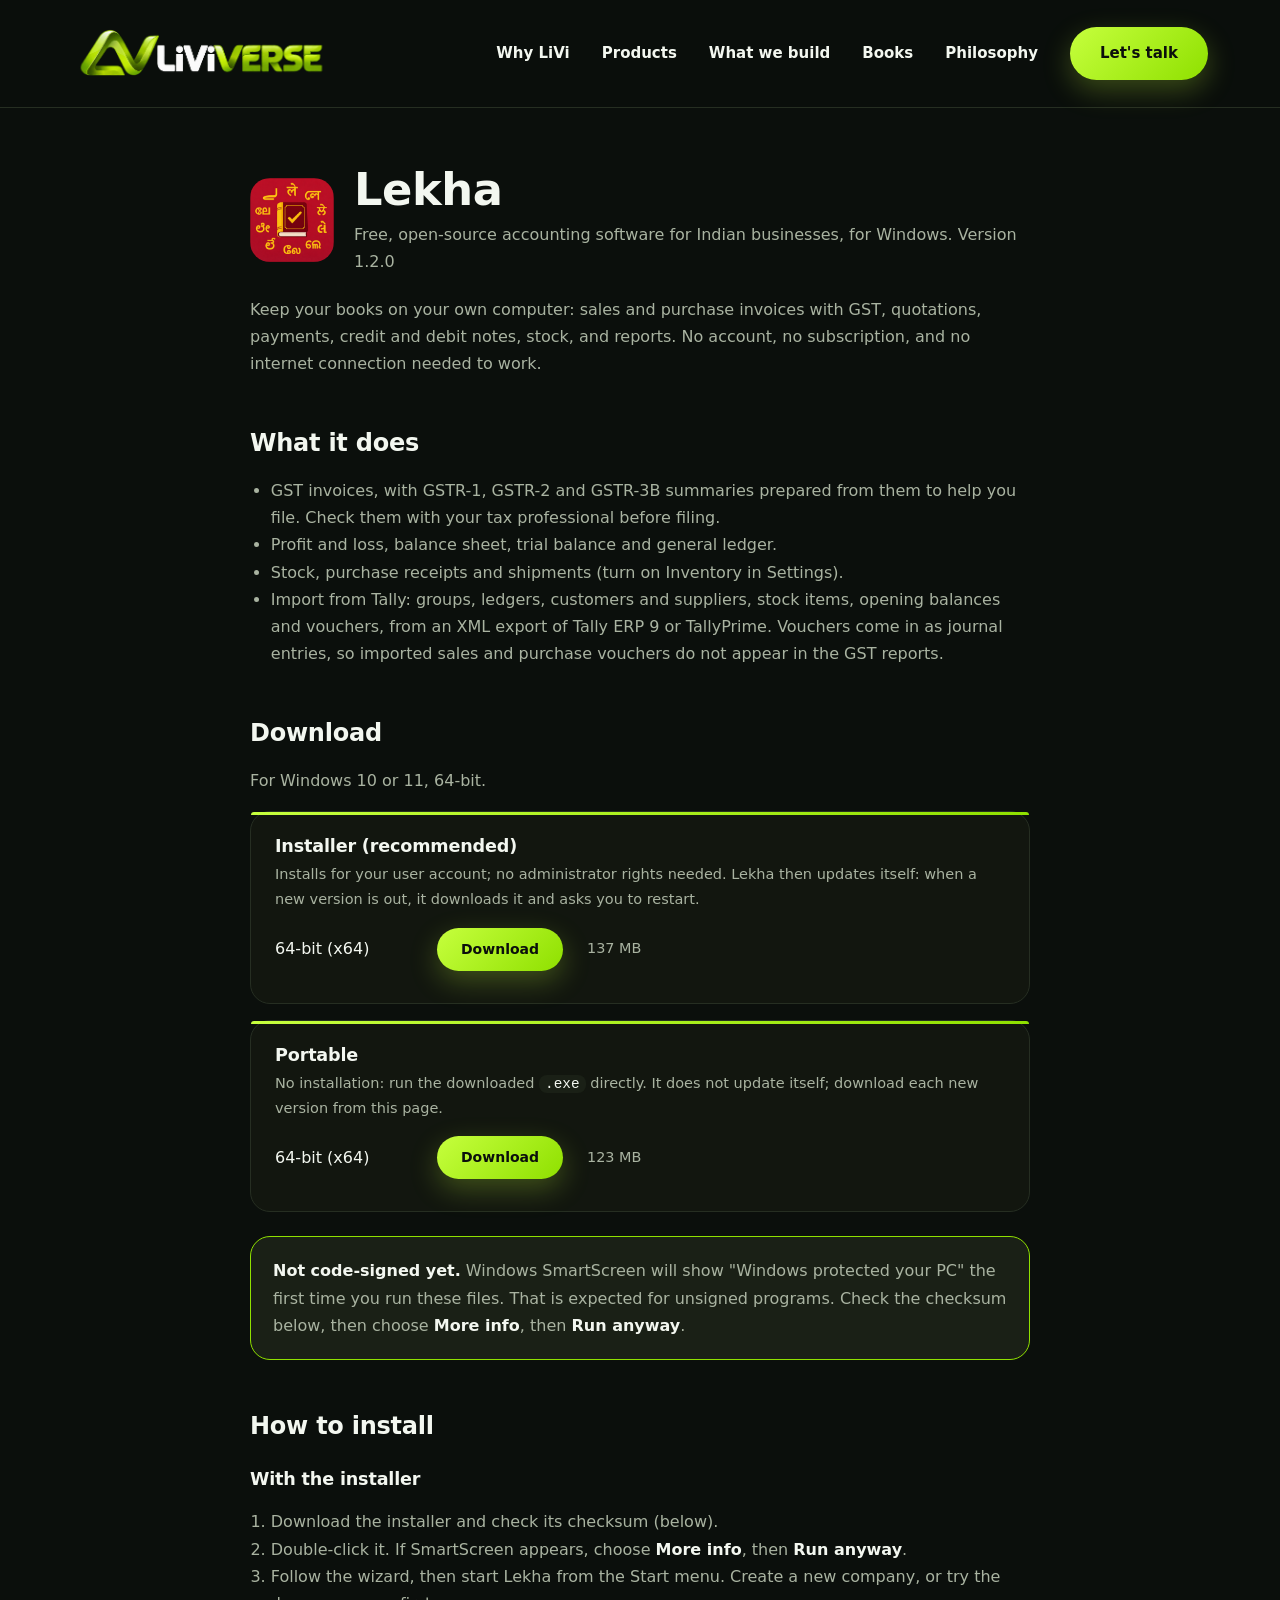
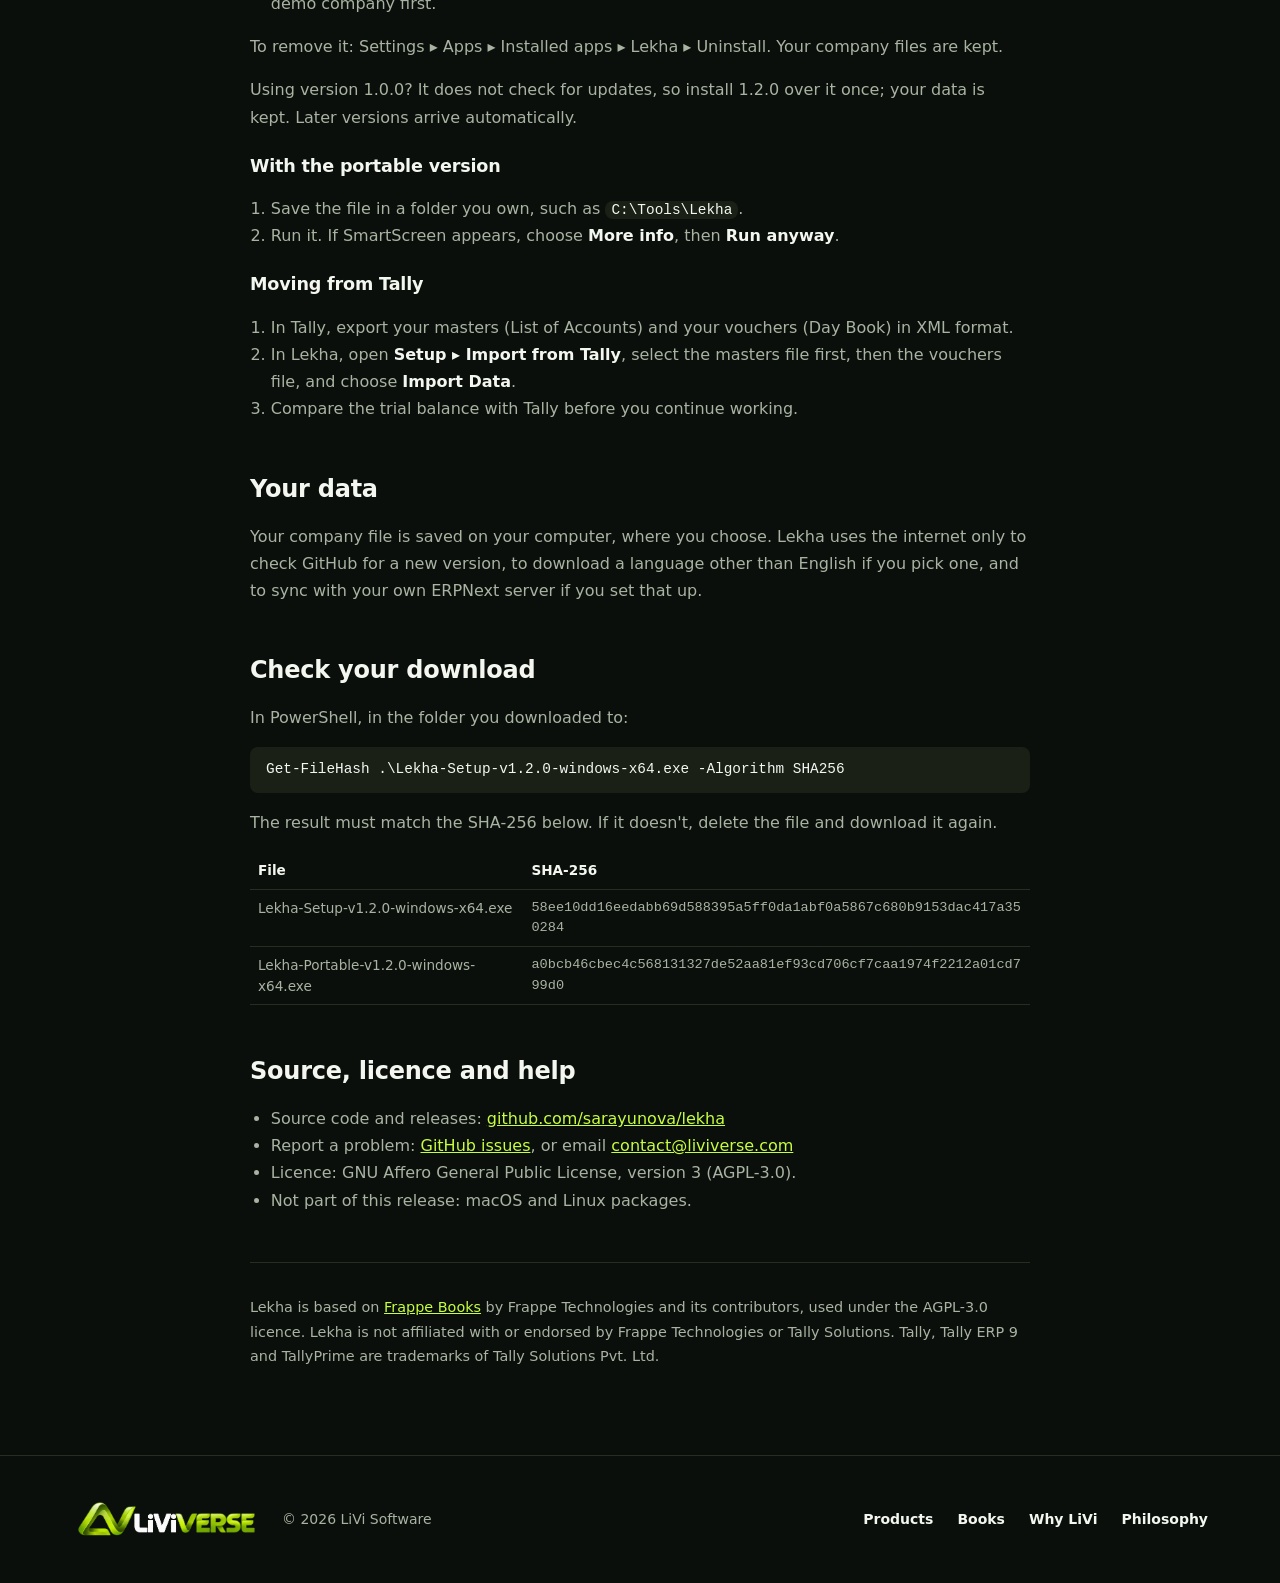
<file: lekha/index.html>
<!doctype html>
<html lang="en">
<head>
<meta charset="utf-8">
<meta name="viewport" content="width=device-width, initial-scale=1">
<title>Lekha: free accounting software for Windows</title>
<meta name="description" content="Lekha is free, open-source, offline accounting software for Indian small and medium businesses: GST invoices, GSTR-1, GSTR-2 and GSTR-3B summaries, stock and import from Tally.">
<link rel="icon" type="image/png" href="../logo.png">
<link rel="stylesheet" href="../styles.css">
<style>
  .pf { max-width: 820px; margin: 0 auto; padding: 56px 20px 72px; }
  .pf-head { display: flex; gap: 20px; align-items: center; margin-bottom: 20px; }
  .pf-head img { width: 84px; height: 84px; border-radius: 20px; }
  .pf h1 { font-size: clamp(2rem, 5vw, 2.8rem); line-height: 1.15; }
  .pf .tag { color: var(--text-soft); margin: 6px 0 0; }
  .pf h2 { font-size: 1.5rem; margin: 48px 0 14px; }
  .pf h3 { font-size: 1.1rem; margin: 22px 0 6px; }
  .pf p, .pf li { color: var(--text-soft); line-height: 1.7; }
  .pf a:not(.btn) { color: var(--lime); text-decoration: underline; }
  .pf strong { color: var(--ink); }
  .pf .card { background: var(--bg-panel); border: 1px solid var(--line); border-radius: var(--radius); padding: 22px 24px; margin: 16px 0; }
  .pf .card h3 { margin: 0 0 4px; color: var(--ink); }
  .pf .card p { margin: 4px 0 16px; }
  .pf .size { color: var(--text-soft); font-size: .9rem; margin-left: 12px; }
  .pf .row { display: flex; flex-wrap: wrap; align-items: center; gap: 8px 12px; margin: 10px 0; }
  .pf .row .arch { min-width: 150px; color: var(--ink); }
  .pf .warn { background: var(--bg-panel-alt); border: 1px solid var(--lime-deep); border-radius: var(--radius); padding: 16px 22px; margin: 24px 0; }
  .pf .warn p { margin: 4px 0; }
  .pf code, .pf pre { background: var(--bg-panel-alt); color: var(--ink); border-radius: 8px; font: .9rem/1.5 ui-monospace, Consolas, monospace; }
  .pf code { padding: 1px 6px; word-break: break-all; }
  .pf pre { padding: 12px 16px; overflow-x: auto; margin: 10px 0; }
  .pf ol, .pf ul { padding-left: 1.3rem; }
  .pf table { border-collapse: collapse; width: 100%; font-size: .85rem; }
  .pf td, .pf th { text-align: left; padding: 8px; border-bottom: 1px solid var(--line); vertical-align: top; color: var(--text-soft); }
  .pf th { color: var(--ink); }
  .pf td:last-child { word-break: break-all; font-family: ui-monospace, Consolas, monospace; }
  .pf-credit { margin-top: 48px; padding-top: 18px; border-top: 1px solid var(--line); font-size: .9rem; }
</style>
</head>
<body>
<header class="nav">
  <div class="nav-inner">
    <a href="../" class="brand">
      <div class="brand-logo-crop">
        <img src="../logo.png" alt="LiVi Software logo" class="brand-logo">
      </div>
    </a>
    <nav class="nav-links" id="navLinks">
      <a href="../#why">Why LiVi</a>
      <a href="../#featured">Products</a>
      <a href="../#services">What we build</a>
      <a href="../#books">Books</a>
      <a href="../#philosophy">Philosophy</a>
      <a href="../#contact" class="btn btn-primary">Let's talk</a>
    </nav>
    <button class="nav-toggle" id="navToggle" aria-label="Toggle menu" aria-expanded="false">
      <span></span><span></span><span></span>
    </button>
  </div>
</header><main class="pf">
  <div class="pf-head">
    <img src="../lekha-icon.png" alt="Lekha icon" width="72" height="72">
    <div>
      <h1>Lekha</h1>
      <p class="tag">Free, open-source accounting software for Indian businesses, for Windows. Version 1.2.0</p>
    </div>
  </div>

  <p>Keep your books on your own computer: sales and purchase invoices with GST, quotations, payments, credit
  and debit notes, stock, and reports. No account, no subscription, and no internet connection needed to work.</p>

  <h2>What it does</h2>
  <ul>
    <li>GST invoices, with GSTR-1, GSTR-2 and GSTR-3B summaries prepared from them to help you file. Check them with your tax professional before filing.</li>
    <li>Profit and loss, balance sheet, trial balance and general ledger.</li>
    <li>Stock, purchase receipts and shipments (turn on Inventory in Settings).</li>
    <li>Import from Tally: groups, ledgers, customers and suppliers, stock items, opening balances and vouchers, from an XML export of Tally ERP 9 or TallyPrime. Vouchers come in as journal entries, so imported sales and purchase vouchers do not appear in the GST reports.</li>
  </ul>

  <h2>Download</h2>
  <p>For Windows 10 or 11, 64-bit.</p>

  <div class="card">
    <h3>Installer (recommended)</h3>
    <p>Installs for your user account; no administrator rights needed. Lekha then updates itself: when a new version is out, it downloads it and asks you to restart.</p>
    <div class="row"><span class="arch">64-bit (x64)</span><a class="btn btn-primary btn-sm" href="https://github.com/sarayunova/lekha/releases/download/v1.2.0/Lekha-Setup-v1.2.0-windows-x64.exe">Download</a><span class="size">137 MB</span></div>
  </div>

  <div class="card">
    <h3>Portable</h3>
    <p>No installation: run the downloaded <code>.exe</code> directly. It does not update itself; download each new version from this page.</p>
    <div class="row"><span class="arch">64-bit (x64)</span><a class="btn btn-primary btn-sm" href="https://github.com/sarayunova/lekha/releases/download/v1.2.0/Lekha-Portable-v1.2.0-windows-x64.exe">Download</a><span class="size">123 MB</span></div>
  </div>

  <div class="warn" role="note">
    <p><strong>Not code-signed yet.</strong> Windows SmartScreen will show "Windows protected your PC" the first time
    you run these files. That is expected for unsigned programs. Check the checksum below, then choose
    <strong>More info</strong>, then <strong>Run anyway</strong>.</p>
  </div>

  <h2>How to install</h2>
  <h3>With the installer</h3>
  <ol>
    <li>Download the installer and check its checksum (below).</li>
    <li>Double-click it. If SmartScreen appears, choose <strong>More info</strong>, then <strong>Run anyway</strong>.</li>
    <li>Follow the wizard, then start Lekha from the Start menu. Create a new company, or try the demo company first.</li>
  </ol>
  <p>To remove it: Settings ▸ Apps ▸ Installed apps ▸ Lekha ▸ Uninstall. Your company files are kept.</p>
  <p>Using version 1.0.0? It does not check for updates, so install 1.2.0 over it once; your data is kept.
  Later versions arrive automatically.</p>

  <h3>With the portable version</h3>
  <ol>
    <li>Save the file in a folder you own, such as <code>C:\Tools\Lekha</code>.</li>
    <li>Run it. If SmartScreen appears, choose <strong>More info</strong>, then <strong>Run anyway</strong>.</li>
  </ol>

  <h3>Moving from Tally</h3>
  <ol>
    <li>In Tally, export your masters (List of Accounts) and your vouchers (Day Book) in XML format.</li>
    <li>In Lekha, open <strong>Setup ▸ Import from Tally</strong>, select the masters file first, then the vouchers file, and choose <strong>Import Data</strong>.</li>
    <li>Compare the trial balance with Tally before you continue working.</li>
  </ol>

  <h2>Your data</h2>
  <p>Your company file is saved on your computer, where you choose. Lekha uses the internet only to check GitHub
  for a new version, to download a language other than English if you pick one, and to sync with your own
  ERPNext server if you set that up.</p>

  <h2>Check your download</h2>
  <p>In PowerShell, in the folder you downloaded to:</p>
  <pre>Get-FileHash .\Lekha-Setup-v1.2.0-windows-x64.exe -Algorithm SHA256</pre>
  <p>The result must match the SHA-256 below. If it doesn't, delete the file and download it again.</p>
  <table>
    <tr><th>File</th><th>SHA-256</th></tr>
    <tr><td>Lekha-Setup-v1.2.0-windows-x64.exe</td><td>58ee10dd16eedabb69d588395a5ff0da1abf0a5867c680b9153dac417a350284</td></tr>
    <tr><td>Lekha-Portable-v1.2.0-windows-x64.exe</td><td>a0bcb46cbec4c568131327de52aa81ef93cd706cf7caa1974f2212a01cd799d0</td></tr>
  </table>

  <h2>Source, licence and help</h2>
  <ul>
    <li>Source code and releases: <a href="https://github.com/sarayunova/lekha">github.com/sarayunova/lekha</a></li>
    <li>Report a problem: <a href="https://github.com/sarayunova/lekha/issues">GitHub issues</a>, or email <a href="mailto:contact@liviverse.com">contact@liviverse.com</a></li>
    <li>Licence: GNU Affero General Public License, version 3 (AGPL-3.0).</li>
    <li>Not part of this release: macOS and Linux packages.</li>
  </ul>

  <footer class="pf-credit">
    <p>Lekha is based on <a href="https://github.com/frappe/books">Frappe Books</a> by Frappe Technologies and its
    contributors, used under the AGPL-3.0 licence. Lekha is not affiliated with or endorsed by Frappe Technologies or
    Tally Solutions. Tally, Tally ERP 9 and TallyPrime are trademarks of Tally Solutions Pvt. Ltd.</p>
  </footer>
</main>
<footer class="footer">
  <div class="footer-inner">
    <div class="footer-logo-crop">
      <img src="../logo.png" alt="LiVi Software logo" class="footer-logo">
    </div>
    <p>&copy; 2026 LiVi Software</p>
    <div class="footer-links">
      <a href="../#featured">Products</a>
      <a href="../#books">Books</a>
      <a href="../#why">Why LiVi</a>
      <a href="../#philosophy">Philosophy</a>
    </div>
  </div>
</footer>
<script>
  var b=document.getElementById('navToggle'),n=document.getElementById('navLinks');
  b.addEventListener('click',function(){var o=n.classList.toggle('open');b.setAttribute('aria-expanded',String(o));});
</script>
</body>
</html>
</file>
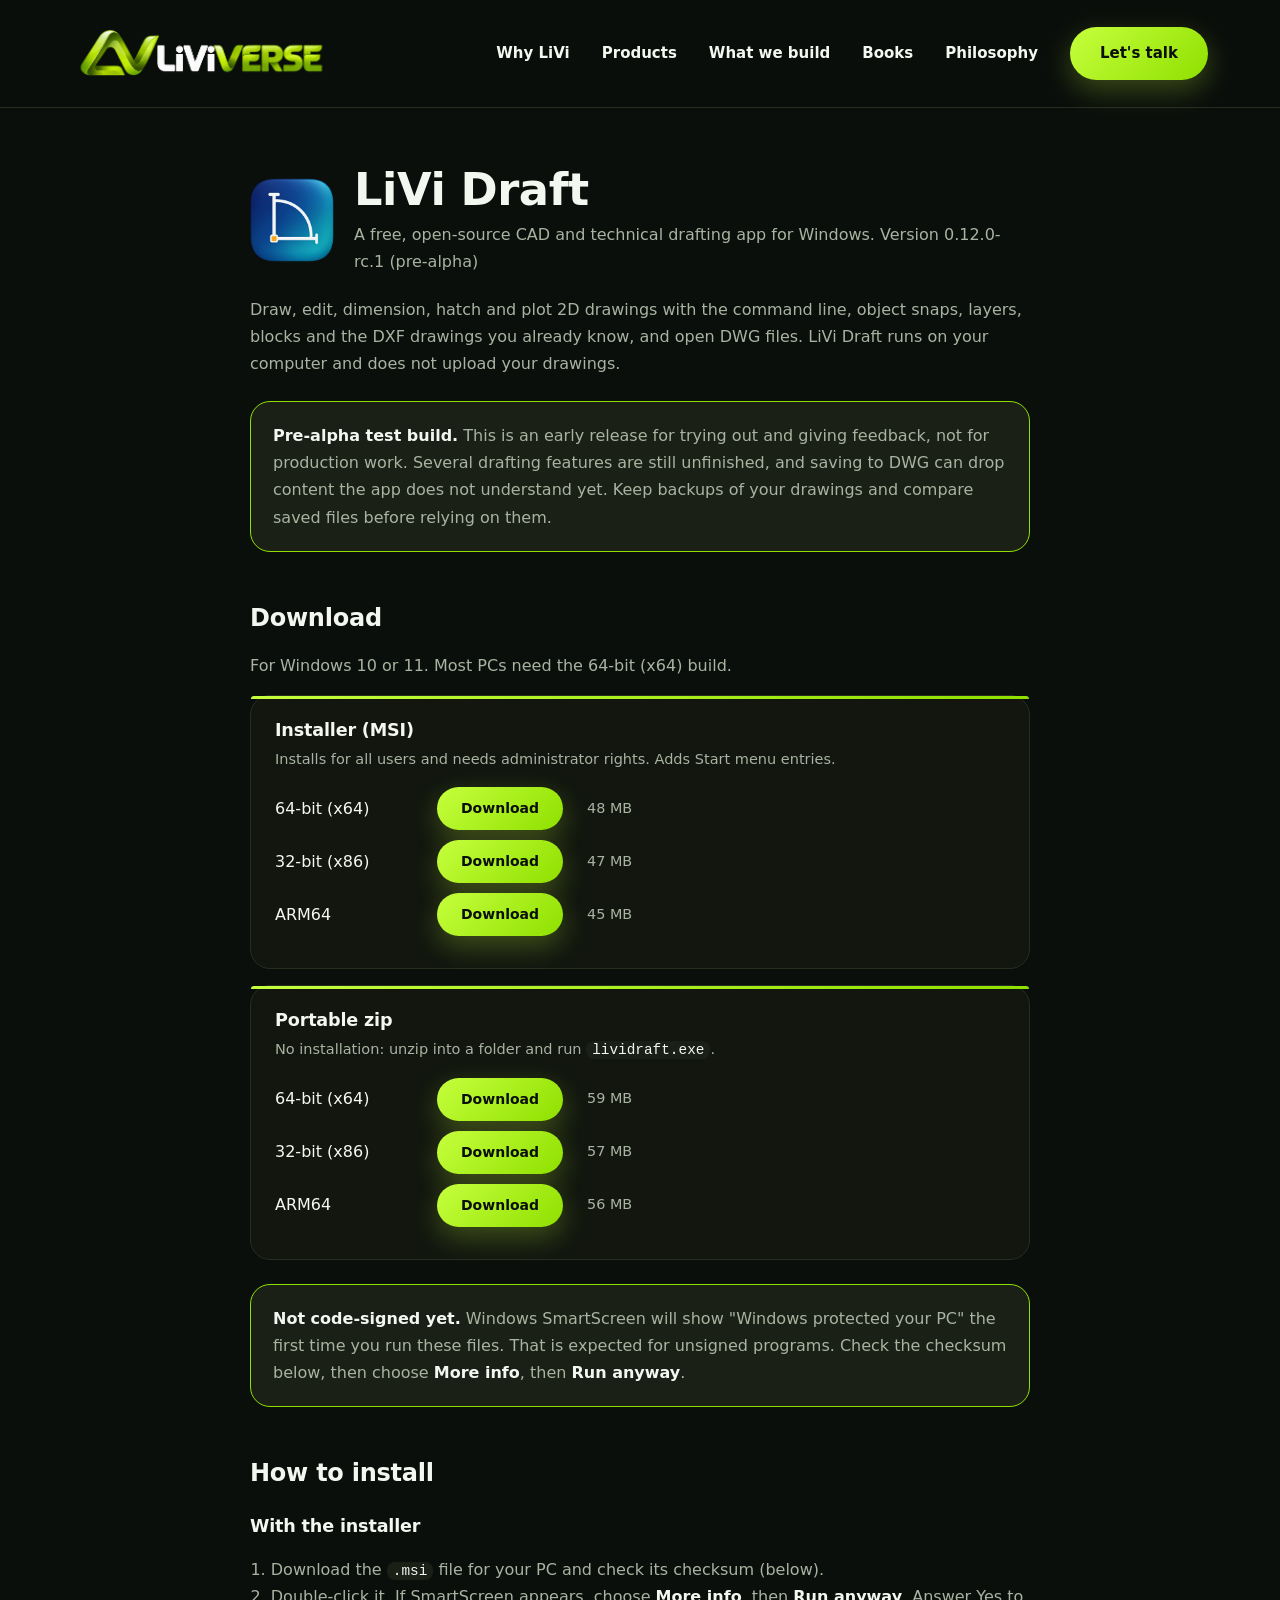
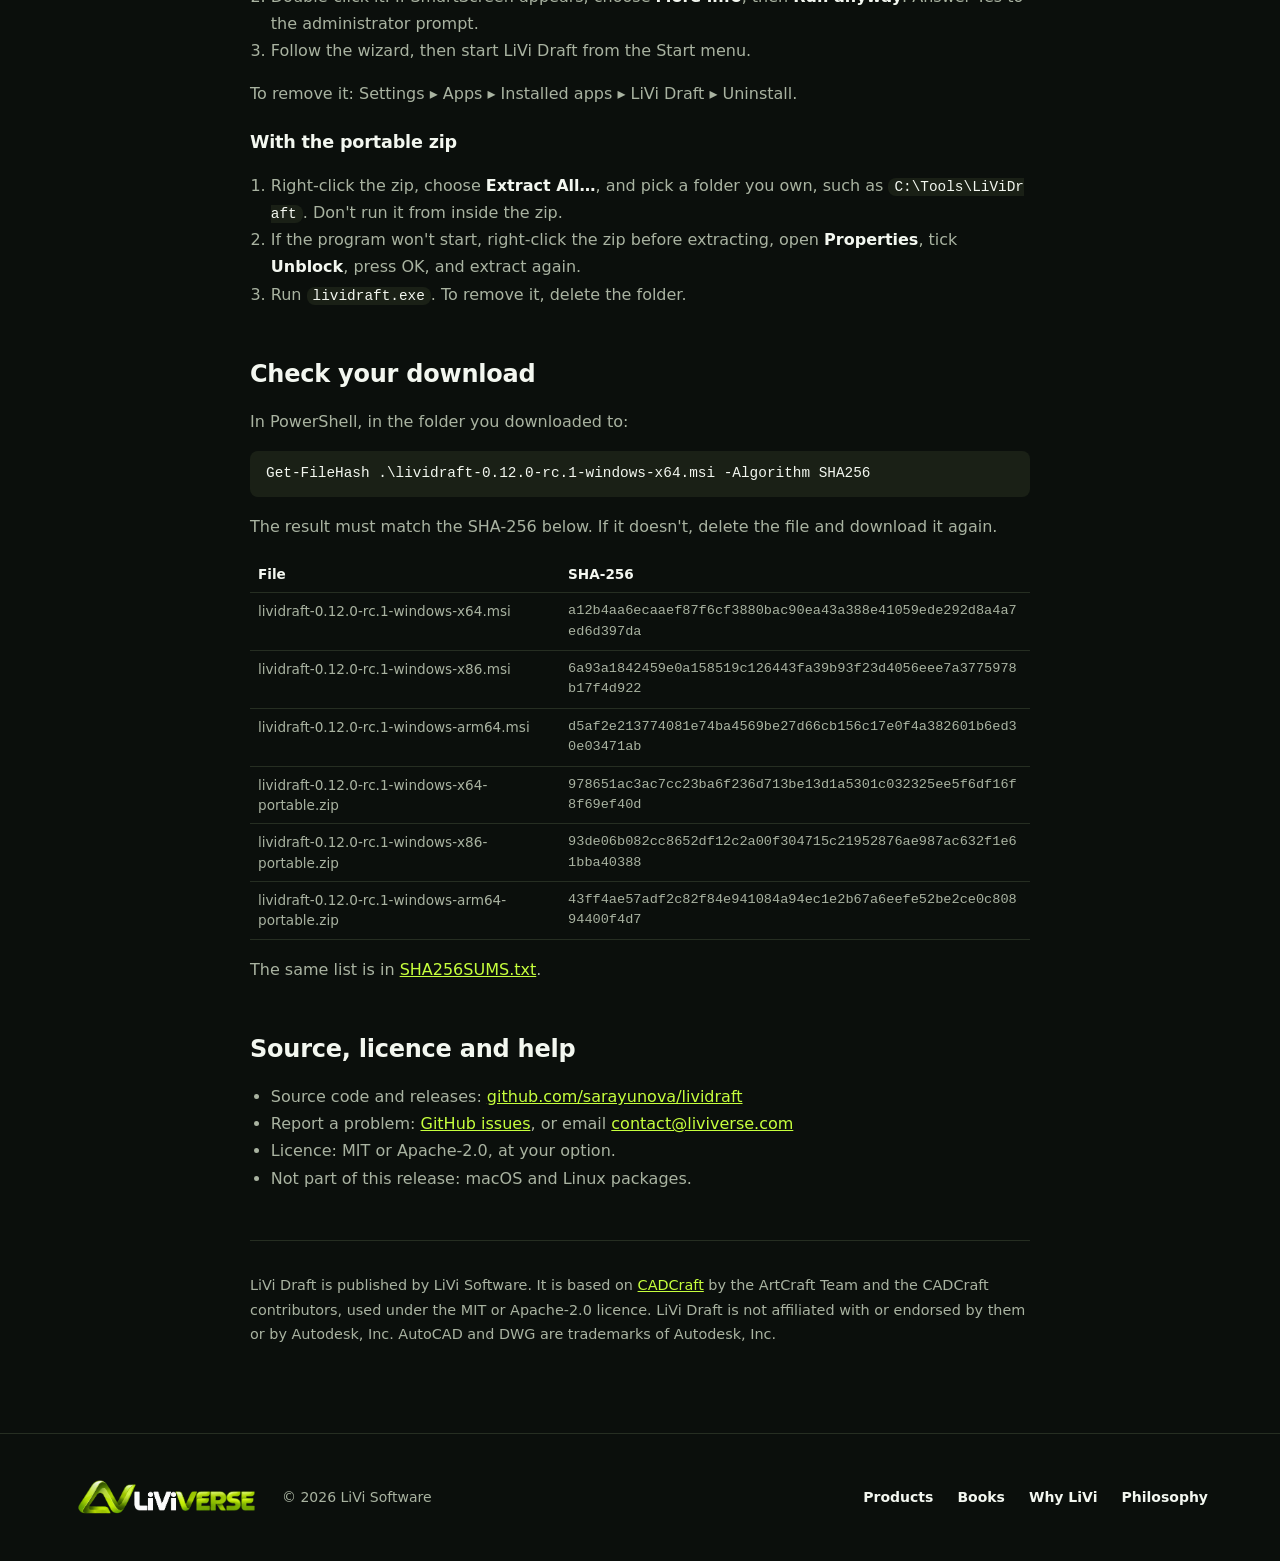
<file: lividraft/index.html>
<!doctype html>
<html lang="en">
<head>
<meta charset="utf-8">
<meta name="viewport" content="width=device-width, initial-scale=1">
<title>LiVi Draft: free CAD drafting app for Windows</title>
<meta name="description" content="LiVi Draft is a free, open-source 2D CAD and technical drafting app for Windows. Pre-alpha test build: draw, dimension, hatch and plot, and open DXF and DWG drawings.">
<link rel="icon" type="image/png" href="../logo.png">
<link rel="stylesheet" href="../styles.css">
<style>
  .pf { max-width: 820px; margin: 0 auto; padding: 56px 20px 72px; }
  .pf-head { display: flex; gap: 20px; align-items: center; margin-bottom: 20px; }
  .pf-head img { width: 84px; height: 84px; border-radius: 20px; }
  .pf h1 { font-size: clamp(2rem, 5vw, 2.8rem); line-height: 1.15; }
  .pf .tag { color: var(--text-soft); margin: 6px 0 0; }
  .pf h2 { font-size: 1.5rem; margin: 48px 0 14px; }
  .pf h3 { font-size: 1.1rem; margin: 22px 0 6px; }
  .pf p, .pf li { color: var(--text-soft); line-height: 1.7; }
  .pf a:not(.btn) { color: var(--lime); text-decoration: underline; }
  .pf strong { color: var(--ink); }
  .pf .card { background: var(--bg-panel); border: 1px solid var(--line); border-radius: var(--radius); padding: 22px 24px; margin: 16px 0; }
  .pf .card h3 { margin: 0 0 4px; color: var(--ink); }
  .pf .card p { margin: 4px 0 16px; }
  .pf .size { color: var(--text-soft); font-size: .9rem; margin-left: 12px; }
  .pf .row { display: flex; flex-wrap: wrap; align-items: center; gap: 8px 12px; margin: 10px 0; }
  .pf .row .arch { min-width: 150px; color: var(--ink); }
  .pf .warn { background: var(--bg-panel-alt); border: 1px solid var(--lime-deep); border-radius: var(--radius); padding: 16px 22px; margin: 24px 0; }
  .pf .warn p { margin: 4px 0; }
  .pf code, .pf pre { background: var(--bg-panel-alt); color: var(--ink); border-radius: 8px; font: .9rem/1.5 ui-monospace, Consolas, monospace; }
  .pf code { padding: 1px 6px; word-break: break-all; }
  .pf pre { padding: 12px 16px; overflow-x: auto; margin: 10px 0; }
  .pf ol, .pf ul { padding-left: 1.3rem; }
  .pf table { border-collapse: collapse; width: 100%; font-size: .85rem; }
  .pf td, .pf th { text-align: left; padding: 8px; border-bottom: 1px solid var(--line); vertical-align: top; color: var(--text-soft); }
  .pf th { color: var(--ink); }
  .pf td:last-child { word-break: break-all; font-family: ui-monospace, Consolas, monospace; }
  .pf-credit { margin-top: 48px; padding-top: 18px; border-top: 1px solid var(--line); font-size: .9rem; }
</style>
</head>
<body>
<header class="nav">
  <div class="nav-inner">
    <a href="../" class="brand">
      <div class="brand-logo-crop">
        <img src="../logo.png" alt="LiVi Software logo" class="brand-logo">
      </div>
    </a>
    <nav class="nav-links" id="navLinks">
      <a href="../#why">Why LiVi</a>
      <a href="../#featured">Products</a>
      <a href="../#services">What we build</a>
      <a href="../#books">Books</a>
      <a href="../#philosophy">Philosophy</a>
      <a href="../#contact" class="btn btn-primary">Let's talk</a>
    </nav>
    <button class="nav-toggle" id="navToggle" aria-label="Toggle menu" aria-expanded="false">
      <span></span><span></span><span></span>
    </button>
  </div>
</header><main class="pf">
  <div class="pf-head">
    <img src="../lividraft-icon.png" alt="LiVi Draft icon" width="72" height="72">
    <div>
      <h1>LiVi Draft</h1>
      <p class="tag">A free, open-source CAD and technical drafting app for Windows. Version 0.12.0-rc.1 (pre-alpha)</p>
    </div>
  </div>

  <p>Draw, edit, dimension, hatch and plot 2D drawings with the command line, object snaps, layers, blocks and
  the DXF drawings you already know, and open DWG files. LiVi Draft runs on your computer and does not upload
  your drawings.</p>

  <div class="warn" role="note">
    <p><strong>Pre-alpha test build.</strong> This is an early release for trying out and giving feedback, not for
    production work. Several drafting features are still unfinished, and saving to DWG can drop content the app
    does not understand yet. Keep backups of your drawings and compare saved files before relying on them.</p>
  </div>

  <h2>Download</h2>
  <p>For Windows 10 or 11. Most PCs need the 64-bit (x64) build.</p>

  <div class="card">
    <h3>Installer (MSI)</h3>
    <p>Installs for all users and needs administrator rights. Adds Start menu entries.</p>
    <div class="row"><span class="arch">64-bit (x64)</span><a class="btn btn-primary btn-sm" href="https://github.com/sarayunova/lividraft/releases/download/v0.12.0-rc.1/lividraft-0.12.0-rc.1-windows-x64.msi">Download</a><span class="size">48 MB</span></div>
    <div class="row"><span class="arch">32-bit (x86)</span><a class="btn btn-primary btn-sm" href="https://github.com/sarayunova/lividraft/releases/download/v0.12.0-rc.1/lividraft-0.12.0-rc.1-windows-x86.msi">Download</a><span class="size">47 MB</span></div>
    <div class="row"><span class="arch">ARM64</span><a class="btn btn-primary btn-sm" href="https://github.com/sarayunova/lividraft/releases/download/v0.12.0-rc.1/lividraft-0.12.0-rc.1-windows-arm64.msi">Download</a><span class="size">45 MB</span></div>
  </div>

  <div class="card">
    <h3>Portable zip</h3>
    <p>No installation: unzip into a folder and run <code>lividraft.exe</code>.</p>
    <div class="row"><span class="arch">64-bit (x64)</span><a class="btn btn-primary btn-sm" href="https://github.com/sarayunova/lividraft/releases/download/v0.12.0-rc.1/lividraft-0.12.0-rc.1-windows-x64-portable.zip">Download</a><span class="size">59 MB</span></div>
    <div class="row"><span class="arch">32-bit (x86)</span><a class="btn btn-primary btn-sm" href="https://github.com/sarayunova/lividraft/releases/download/v0.12.0-rc.1/lividraft-0.12.0-rc.1-windows-x86-portable.zip">Download</a><span class="size">57 MB</span></div>
    <div class="row"><span class="arch">ARM64</span><a class="btn btn-primary btn-sm" href="https://github.com/sarayunova/lividraft/releases/download/v0.12.0-rc.1/lividraft-0.12.0-rc.1-windows-arm64-portable.zip">Download</a><span class="size">56 MB</span></div>
  </div>

  <div class="warn" role="note">
    <p><strong>Not code-signed yet.</strong> Windows SmartScreen will show "Windows protected your PC" the first time
    you run these files. That is expected for unsigned programs. Check the checksum below, then choose
    <strong>More info</strong>, then <strong>Run anyway</strong>.</p>
  </div>

  <h2>How to install</h2>
  <h3>With the installer</h3>
  <ol>
    <li>Download the <code>.msi</code> file for your PC and check its checksum (below).</li>
    <li>Double-click it. If SmartScreen appears, choose <strong>More info</strong>, then <strong>Run anyway</strong>. Answer Yes to the administrator prompt.</li>
    <li>Follow the wizard, then start LiVi Draft from the Start menu.</li>
  </ol>
  <p>To remove it: Settings ▸ Apps ▸ Installed apps ▸ LiVi Draft ▸ Uninstall.</p>

  <h3>With the portable zip</h3>
  <ol>
    <li>Right-click the zip, choose <strong>Extract All…</strong>, and pick a folder you own, such as <code>C:\Tools\LiViDraft</code>. Don't run it from inside the zip.</li>
    <li>If the program won't start, right-click the zip before extracting, open <strong>Properties</strong>, tick <strong>Unblock</strong>, press OK, and extract again.</li>
    <li>Run <code>lividraft.exe</code>. To remove it, delete the folder.</li>
  </ol>

  <h2>Check your download</h2>
  <p>In PowerShell, in the folder you downloaded to:</p>
  <pre>Get-FileHash .\lividraft-0.12.0-rc.1-windows-x64.msi -Algorithm SHA256</pre>
  <p>The result must match the SHA-256 below. If it doesn't, delete the file and download it again.</p>
  <table>
    <tr><th>File</th><th>SHA-256</th></tr>
    <tr><td>lividraft-0.12.0-rc.1-windows-x64.msi</td><td>a12b4aa6ecaaef87f6cf3880bac90ea43a388e41059ede292d8a4a7ed6d397da</td></tr>
    <tr><td>lividraft-0.12.0-rc.1-windows-x86.msi</td><td>6a93a1842459e0a158519c126443fa39b93f23d4056eee7a3775978b17f4d922</td></tr>
    <tr><td>lividraft-0.12.0-rc.1-windows-arm64.msi</td><td>d5af2e213774081e74ba4569be27d66cb156c17e0f4a382601b6ed30e03471ab</td></tr>
    <tr><td>lividraft-0.12.0-rc.1-windows-x64-portable.zip</td><td>978651ac3ac7cc23ba6f236d713be13d1a5301c032325ee5f6df16f8f69ef40d</td></tr>
    <tr><td>lividraft-0.12.0-rc.1-windows-x86-portable.zip</td><td>93de06b082cc8652df12c2a00f304715c21952876ae987ac632f1e61bba40388</td></tr>
    <tr><td>lividraft-0.12.0-rc.1-windows-arm64-portable.zip</td><td>43ff4ae57adf2c82f84e941084a94ec1e2b67a6eefe52be2ce0c80894400f4d7</td></tr>
  </table>
  <p>The same list is in <a href="https://github.com/sarayunova/lividraft/releases/download/v0.12.0-rc.1/SHA256SUMS.txt">SHA256SUMS.txt</a>.</p>

  <h2>Source, licence and help</h2>
  <ul>
    <li>Source code and releases: <a href="https://github.com/sarayunova/lividraft">github.com/sarayunova/lividraft</a></li>
    <li>Report a problem: <a href="https://github.com/sarayunova/lividraft/issues">GitHub issues</a>, or email <a href="mailto:contact@liviverse.com">contact@liviverse.com</a></li>
    <li>Licence: MIT or Apache-2.0, at your option.</li>
    <li>Not part of this release: macOS and Linux packages.</li>
  </ul>

  <footer class="pf-credit">
    <p>LiVi Draft is published by LiVi Software. It is based on
    <a href="https://github.com/storytold/cadcraft">CADCraft</a> by the ArtCraft Team and the CADCraft contributors, used under the MIT or Apache-2.0 licence.
    LiVi Draft is not affiliated with or endorsed by them or by Autodesk, Inc. AutoCAD and DWG are trademarks of Autodesk, Inc.</p>
  </footer>
</main>
<footer class="footer">
  <div class="footer-inner">
    <div class="footer-logo-crop">
      <img src="../logo.png" alt="LiVi Software logo" class="footer-logo">
    </div>
    <p>&copy; 2026 LiVi Software</p>
    <div class="footer-links">
      <a href="../#featured">Products</a>
      <a href="../#books">Books</a>
      <a href="../#why">Why LiVi</a>
      <a href="../#philosophy">Philosophy</a>
    </div>
  </div>
</footer>
<script>
  var b=document.getElementById('navToggle'),n=document.getElementById('navLinks');
  b.addEventListener('click',function(){var o=n.classList.toggle('open');b.setAttribute('aria-expanded',String(o));});
</script>
</body>
</html>
</file>
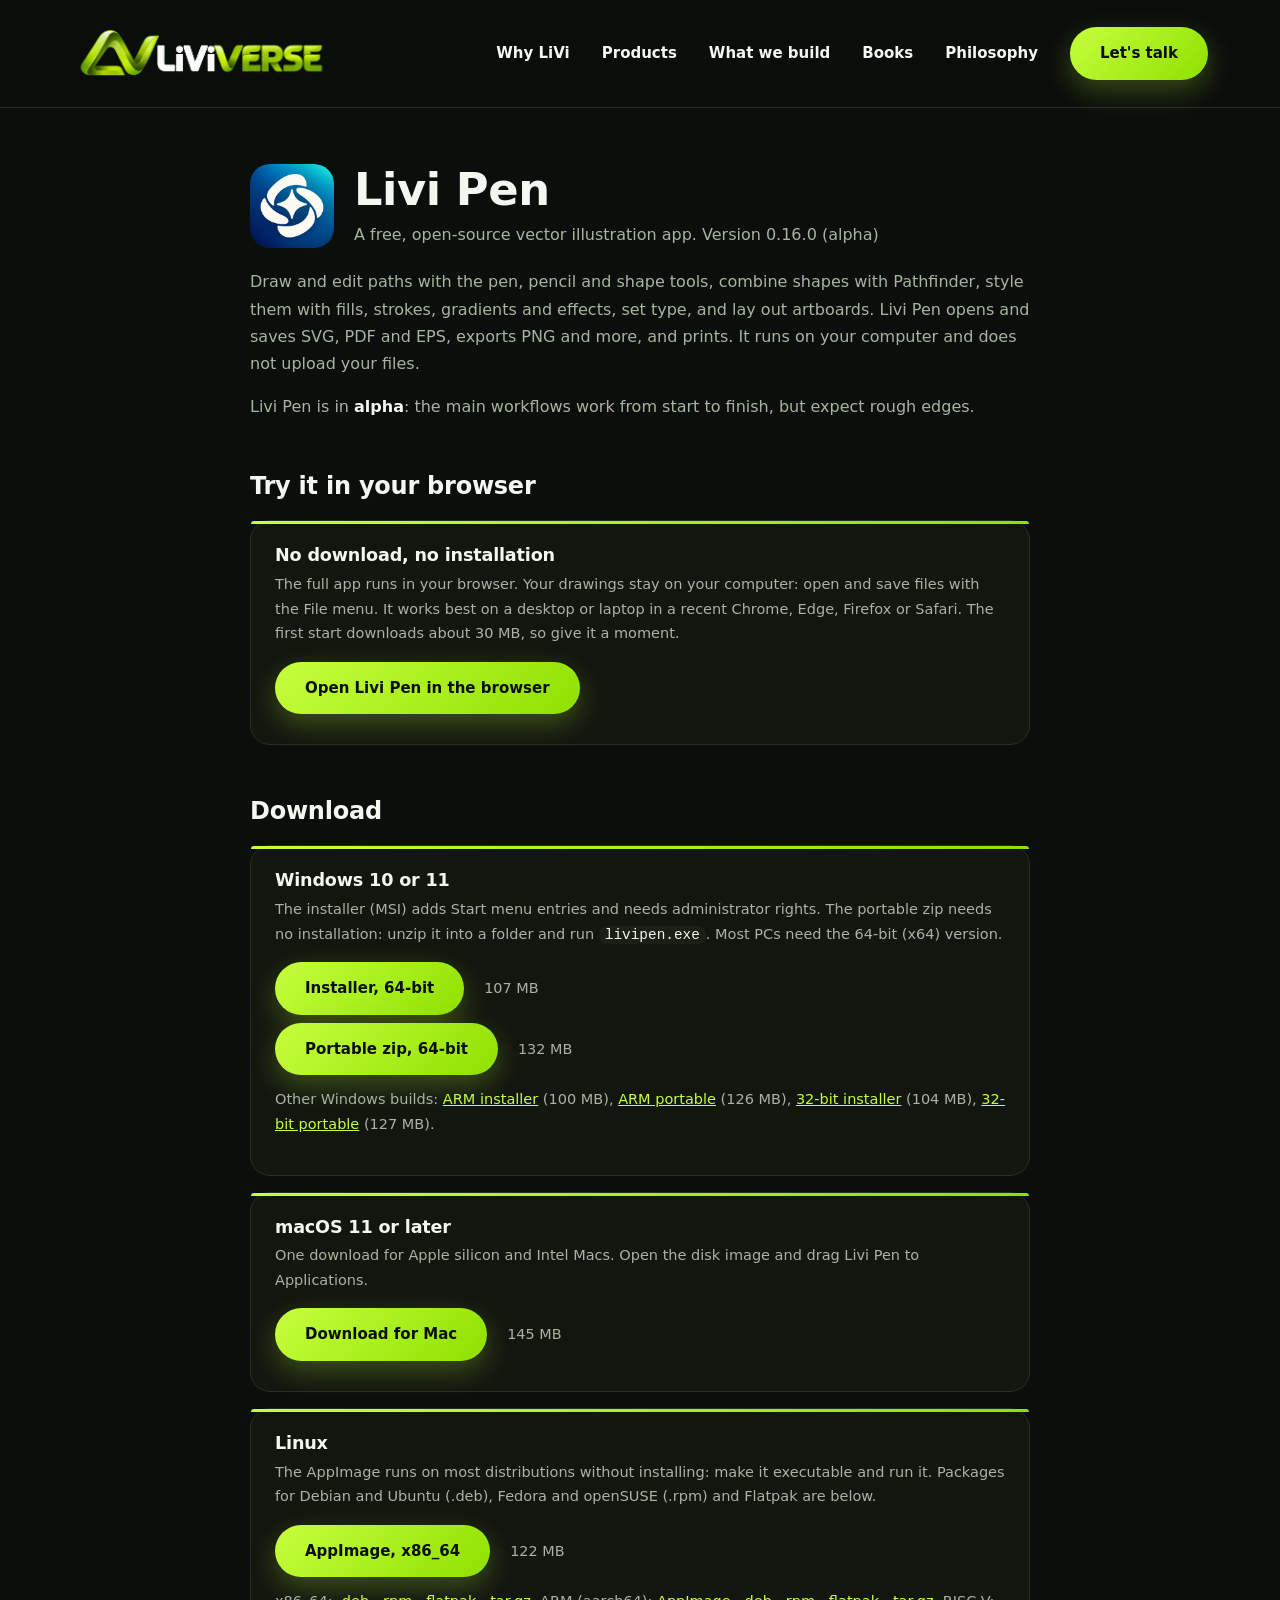
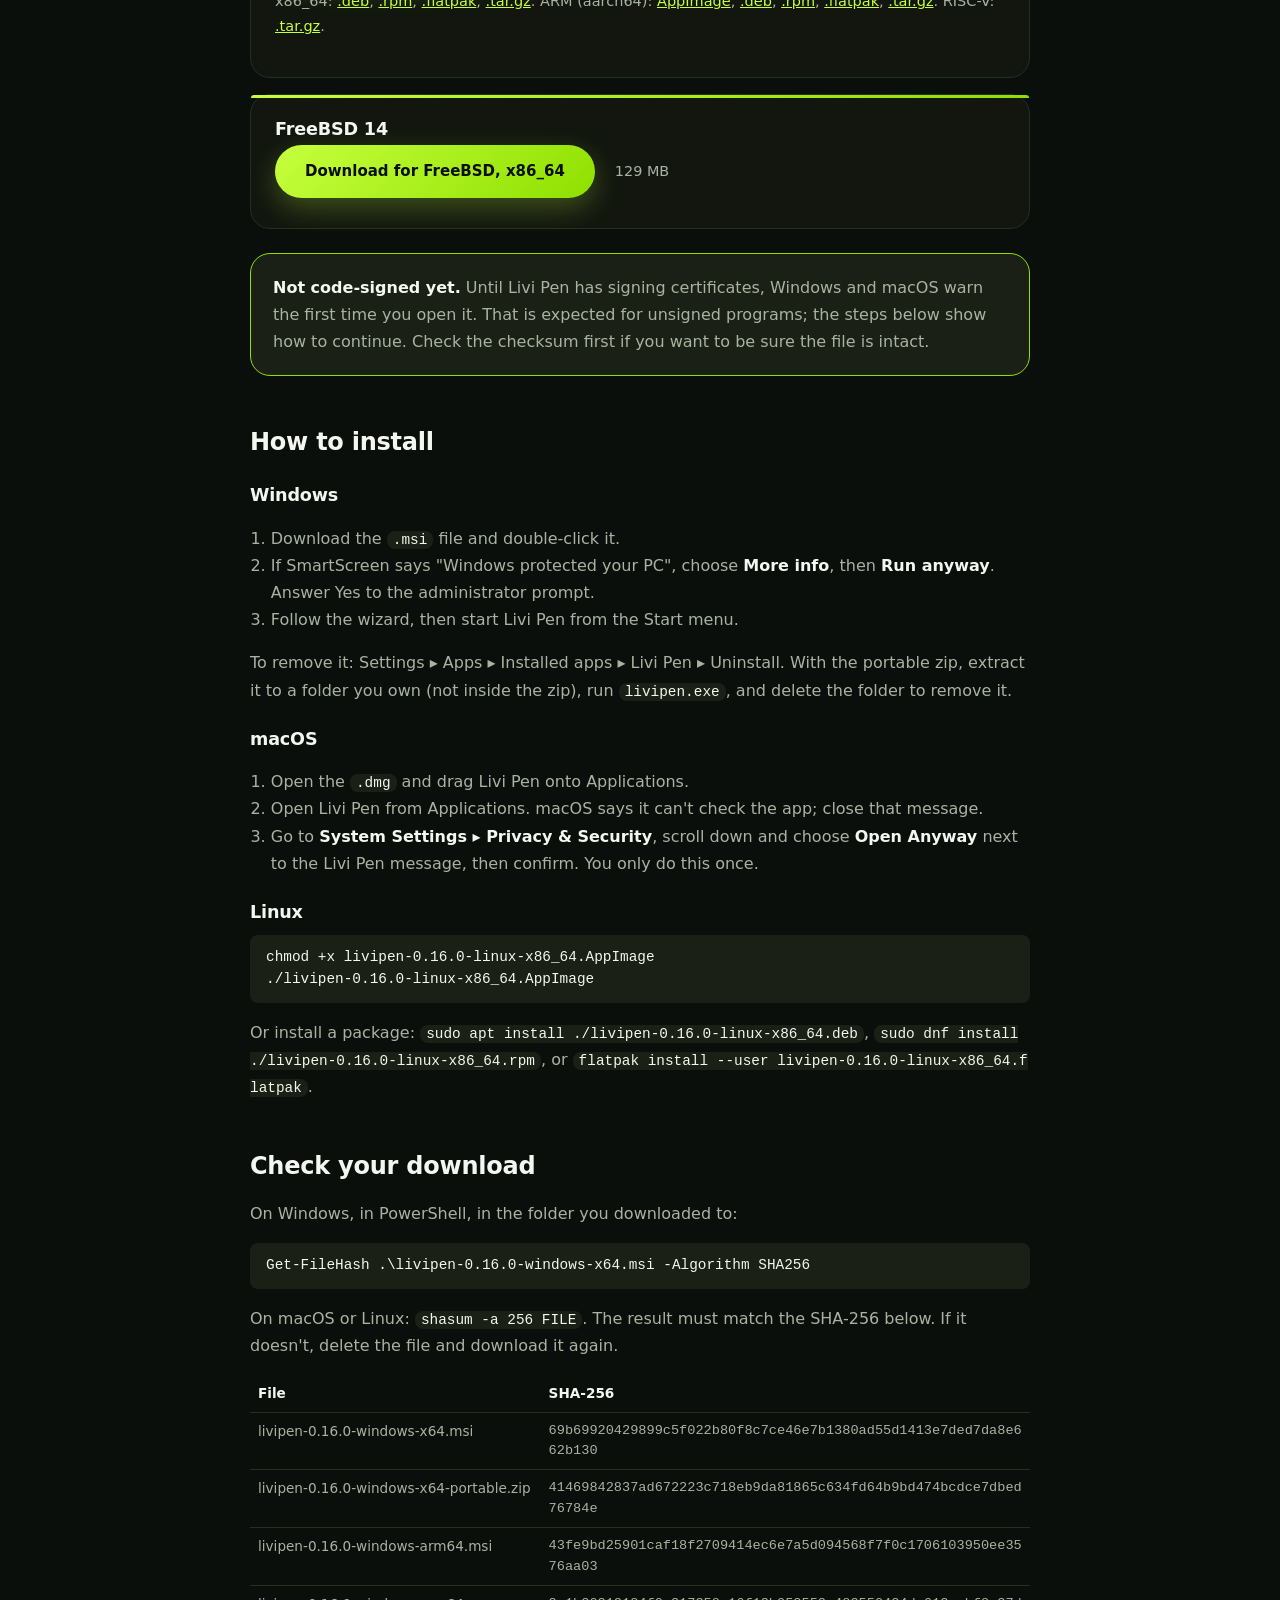
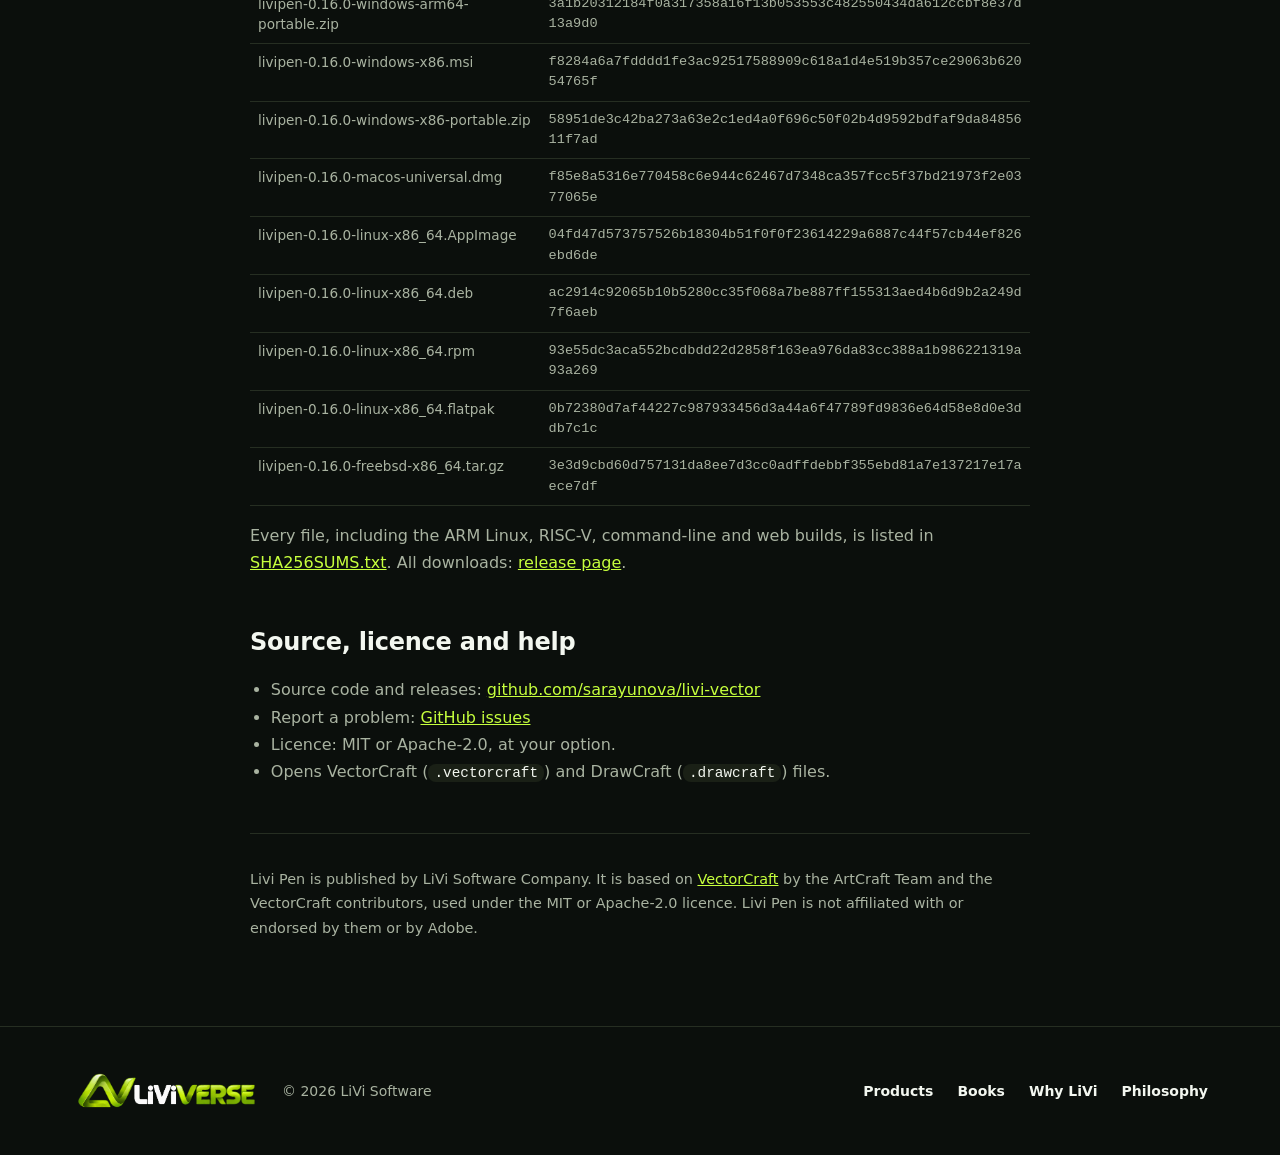
<file: livipen/index.html>
<!doctype html>
<html lang="en">
<head>
<meta charset="utf-8">
<meta name="viewport" content="width=device-width, initial-scale=1">
<title>Livi Pen: free vector illustration app</title>
<meta name="description" content="Livi Pen is a free, open-source vector illustration app for Windows, macOS, Linux and FreeBSD: draw and edit paths, combine shapes, style, type and export to SVG, PDF and EPS.">
<link rel="icon" type="image/png" href="../livipen-icon.png">
<link rel="stylesheet" href="../styles.css">
<style>
  .pf { max-width: 820px; margin: 0 auto; padding: 56px 20px 72px; }
  .pf-head { display: flex; gap: 20px; align-items: center; margin-bottom: 20px; }
  .pf-head img { width: 84px; height: 84px; border-radius: 20px; }
  .pf h1 { font-size: clamp(2rem, 5vw, 2.8rem); line-height: 1.15; }
  .pf .tag { color: var(--text-soft); margin: 6px 0 0; }
  .pf h2 { font-size: 1.5rem; margin: 48px 0 14px; }
  .pf h3 { font-size: 1.1rem; margin: 22px 0 6px; }
  .pf p, .pf li { color: var(--text-soft); line-height: 1.7; }
  .pf a:not(.btn) { color: var(--lime); text-decoration: underline; }
  .pf strong { color: var(--ink); }
  .pf .card { background: var(--bg-panel); border: 1px solid var(--line); border-radius: var(--radius); padding: 22px 24px; margin: 16px 0; }
  .pf .card h3 { margin: 0 0 4px; color: var(--ink); }
  .pf .card p { margin: 4px 0 16px; }
  .pf .card .btn { margin: 0 8px 8px 0; }
  .pf .size { color: var(--text-soft); font-size: .9rem; margin-left: 12px; }
  .pf .warn { background: var(--bg-panel-alt); border: 1px solid var(--lime-deep); border-radius: var(--radius); padding: 16px 22px; margin: 24px 0; }
  .pf .warn p { margin: 4px 0; }
  .pf code, .pf pre { background: var(--bg-panel-alt); color: var(--ink); border-radius: 8px; font: .9rem/1.5 ui-monospace, Consolas, monospace; }
  .pf code { padding: 1px 6px; word-break: break-all; }
  .pf pre { padding: 12px 16px; overflow-x: auto; margin: 10px 0; }
  .pf ol, .pf ul { padding-left: 1.3rem; }
  .pf table { border-collapse: collapse; width: 100%; font-size: .85rem; }
  .pf td, .pf th { text-align: left; padding: 8px; border-bottom: 1px solid var(--line); vertical-align: top; color: var(--text-soft); }
  .pf th { color: var(--ink); }
  .pf td:last-child { word-break: break-all; font-family: ui-monospace, Consolas, monospace; }
  .pf-credit { margin-top: 48px; padding-top: 18px; border-top: 1px solid var(--line); font-size: .9rem; }
</style>
</head>
<body>
<header class="nav">
  <div class="nav-inner">
    <a href="../" class="brand">
      <div class="brand-logo-crop">
        <img src="../logo.png" alt="LiVi Software logo" class="brand-logo">
      </div>
    </a>
    <nav class="nav-links" id="navLinks">
      <a href="../#why">Why LiVi</a>
      <a href="../#featured">Products</a>
      <a href="../#services">What we build</a>
      <a href="../#books">Books</a>
      <a href="../#philosophy">Philosophy</a>
      <a href="../#contact" class="btn btn-primary">Let's talk</a>
    </nav>
    <button class="nav-toggle" id="navToggle" aria-label="Toggle menu" aria-expanded="false">
      <span></span><span></span><span></span>
    </button>
  </div>
</header><main class="pf">
  <div class="pf-head">
    <img src="../livipen-icon.png" alt="Livi Pen icon" width="72" height="72">
    <div>
      <h1>Livi Pen</h1>
      <p class="tag">A free, open-source vector illustration app. Version 0.16.0 (alpha)</p>
    </div>
  </div>

  <p>Draw and edit paths with the pen, pencil and shape tools, combine shapes with Pathfinder, style them with
  fills, strokes, gradients and effects, set type, and lay out artboards. Livi Pen opens and saves SVG, PDF and
  EPS, exports PNG and more, and prints. It runs on your computer and does not upload your files.</p>
  <p>Livi Pen is in <strong>alpha</strong>: the main workflows work from start to finish, but expect rough edges.</p>

  <h2>Try it in your browser</h2>
  <div class="card">
    <h3>No download, no installation</h3>
    <p>The full app runs in your browser. Your drawings stay on your computer: open and save files with the
    File menu. It works best on a desktop or laptop in a recent Chrome, Edge, Firefox or Safari. The first
    start downloads about 30 MB, so give it a moment.</p>
    <a class="btn btn-primary" href="app/" target="_blank" rel="noopener">Open Livi Pen in the browser</a>
  </div>

  <h2>Download</h2>

  <div class="card">
    <h3>Windows 10 or 11</h3>
    <p>The installer (MSI) adds Start menu entries and needs administrator rights. The portable zip needs no
    installation: unzip it into a folder and run <code>livipen.exe</code>. Most PCs need the 64-bit (x64) version.</p>
    <a class="btn btn-primary" href="https://github.com/sarayunova/livi-vector/releases/download/v0.16.0/livipen-0.16.0-windows-x64.msi">Installer, 64-bit</a><span class="size">107 MB</span><br>
    <a class="btn btn-primary" href="https://github.com/sarayunova/livi-vector/releases/download/v0.16.0/livipen-0.16.0-windows-x64-portable.zip">Portable zip, 64-bit</a><span class="size">132 MB</span>
    <p>Other Windows builds:
    <a href="https://github.com/sarayunova/livi-vector/releases/download/v0.16.0/livipen-0.16.0-windows-arm64.msi">ARM installer</a> (100 MB),
    <a href="https://github.com/sarayunova/livi-vector/releases/download/v0.16.0/livipen-0.16.0-windows-arm64-portable.zip">ARM portable</a> (126 MB),
    <a href="https://github.com/sarayunova/livi-vector/releases/download/v0.16.0/livipen-0.16.0-windows-x86.msi">32-bit installer</a> (104 MB),
    <a href="https://github.com/sarayunova/livi-vector/releases/download/v0.16.0/livipen-0.16.0-windows-x86-portable.zip">32-bit portable</a> (127 MB).</p>
  </div>

  <div class="card">
    <h3>macOS 11 or later</h3>
    <p>One download for Apple silicon and Intel Macs. Open the disk image and drag Livi Pen to Applications.</p>
    <a class="btn btn-primary" href="https://github.com/sarayunova/livi-vector/releases/download/v0.16.0/livipen-0.16.0-macos-universal.dmg">Download for Mac</a><span class="size">145 MB</span>
  </div>

  <div class="card">
    <h3>Linux</h3>
    <p>The AppImage runs on most distributions without installing: make it executable and run it. Packages for
    Debian and Ubuntu (.deb), Fedora and openSUSE (.rpm) and Flatpak are below.</p>
    <a class="btn btn-primary" href="https://github.com/sarayunova/livi-vector/releases/download/v0.16.0/livipen-0.16.0-linux-x86_64.AppImage">AppImage, x86_64</a><span class="size">122 MB</span>
    <p>x86_64:
    <a href="https://github.com/sarayunova/livi-vector/releases/download/v0.16.0/livipen-0.16.0-linux-x86_64.deb">.deb</a>,
    <a href="https://github.com/sarayunova/livi-vector/releases/download/v0.16.0/livipen-0.16.0-linux-x86_64.rpm">.rpm</a>,
    <a href="https://github.com/sarayunova/livi-vector/releases/download/v0.16.0/livipen-0.16.0-linux-x86_64.flatpak">.flatpak</a>,
    <a href="https://github.com/sarayunova/livi-vector/releases/download/v0.16.0/livipen-0.16.0-linux-x86_64.tar.gz">.tar.gz</a>.
    ARM (aarch64):
    <a href="https://github.com/sarayunova/livi-vector/releases/download/v0.16.0/livipen-0.16.0-linux-aarch64.AppImage">AppImage</a>,
    <a href="https://github.com/sarayunova/livi-vector/releases/download/v0.16.0/livipen-0.16.0-linux-aarch64.deb">.deb</a>,
    <a href="https://github.com/sarayunova/livi-vector/releases/download/v0.16.0/livipen-0.16.0-linux-aarch64.rpm">.rpm</a>,
    <a href="https://github.com/sarayunova/livi-vector/releases/download/v0.16.0/livipen-0.16.0-linux-aarch64.flatpak">.flatpak</a>,
    <a href="https://github.com/sarayunova/livi-vector/releases/download/v0.16.0/livipen-0.16.0-linux-aarch64.tar.gz">.tar.gz</a>.
    RISC-V:
    <a href="https://github.com/sarayunova/livi-vector/releases/download/v0.16.0/livipen-0.16.0-linux-riscv64.tar.gz">.tar.gz</a>.</p>
  </div>

  <div class="card">
    <h3>FreeBSD 14</h3>
    <a class="btn btn-primary" href="https://github.com/sarayunova/livi-vector/releases/download/v0.16.0/livipen-0.16.0-freebsd-x86_64.tar.gz">Download for FreeBSD, x86_64</a><span class="size">129 MB</span>
  </div>

  <div class="warn" role="note">
    <p><strong>Not code-signed yet.</strong> Until Livi Pen has signing certificates, Windows and macOS warn the
    first time you open it. That is expected for unsigned programs; the steps below show how to continue. Check
    the checksum first if you want to be sure the file is intact.</p>
  </div>

  <h2>How to install</h2>
  <h3>Windows</h3>
  <ol>
    <li>Download the <code>.msi</code> file and double-click it.</li>
    <li>If SmartScreen says "Windows protected your PC", choose <strong>More info</strong>, then <strong>Run anyway</strong>. Answer Yes to the administrator prompt.</li>
    <li>Follow the wizard, then start Livi Pen from the Start menu.</li>
  </ol>
  <p>To remove it: Settings ▸ Apps ▸ Installed apps ▸ Livi Pen ▸ Uninstall. With the portable zip, extract it to a
  folder you own (not inside the zip), run <code>livipen.exe</code>, and delete the folder to remove it.</p>

  <h3>macOS</h3>
  <ol>
    <li>Open the <code>.dmg</code> and drag Livi Pen onto Applications.</li>
    <li>Open Livi Pen from Applications. macOS says it can't check the app; close that message.</li>
    <li>Go to <strong>System Settings ▸ Privacy &amp; Security</strong>, scroll down and choose <strong>Open Anyway</strong> next to the Livi Pen message, then confirm. You only do this once.</li>
  </ol>

  <h3>Linux</h3>
  <pre>chmod +x livipen-0.16.0-linux-x86_64.AppImage
./livipen-0.16.0-linux-x86_64.AppImage</pre>
  <p>Or install a package: <code>sudo apt install ./livipen-0.16.0-linux-x86_64.deb</code>,
  <code>sudo dnf install ./livipen-0.16.0-linux-x86_64.rpm</code>, or
  <code>flatpak install --user livipen-0.16.0-linux-x86_64.flatpak</code>.</p>

  <h2>Check your download</h2>
  <p>On Windows, in PowerShell, in the folder you downloaded to:</p>
  <pre>Get-FileHash .\livipen-0.16.0-windows-x64.msi -Algorithm SHA256</pre>
  <p>On macOS or Linux: <code>shasum -a 256 FILE</code>. The result must match the SHA-256 below. If it doesn't,
  delete the file and download it again.</p>
  <table>
    <tr><th>File</th><th>SHA-256</th></tr>
    <tr><td>livipen-0.16.0-windows-x64.msi</td><td>69b69920429899c5f022b80f8c7ce46e7b1380ad55d1413e7ded7da8e662b130</td></tr>
    <tr><td>livipen-0.16.0-windows-x64-portable.zip</td><td>41469842837ad672223c718eb9da81865c634fd64b9bd474bcdce7dbed76784e</td></tr>
    <tr><td>livipen-0.16.0-windows-arm64.msi</td><td>43fe9bd25901caf18f2709414ec6e7a5d094568f7f0c1706103950ee3576aa03</td></tr>
    <tr><td>livipen-0.16.0-windows-arm64-portable.zip</td><td>3a1b20312184f0a317358a16f13b053553c482550434da612ccbf8e37d13a9d0</td></tr>
    <tr><td>livipen-0.16.0-windows-x86.msi</td><td>f8284a6a7fdddd1fe3ac92517588909c618a1d4e519b357ce29063b62054765f</td></tr>
    <tr><td>livipen-0.16.0-windows-x86-portable.zip</td><td>58951de3c42ba273a63e2c1ed4a0f696c50f02b4d9592bdfaf9da8485611f7ad</td></tr>
    <tr><td>livipen-0.16.0-macos-universal.dmg</td><td>f85e8a5316e770458c6e944c62467d7348ca357fcc5f37bd21973f2e0377065e</td></tr>
    <tr><td>livipen-0.16.0-linux-x86_64.AppImage</td><td>04fd47d573757526b18304b51f0f0f23614229a6887c44f57cb44ef826ebd6de</td></tr>
    <tr><td>livipen-0.16.0-linux-x86_64.deb</td><td>ac2914c92065b10b5280cc35f068a7be887ff155313aed4b6d9b2a249d7f6aeb</td></tr>
    <tr><td>livipen-0.16.0-linux-x86_64.rpm</td><td>93e55dc3aca552bcdbdd22d2858f163ea976da83cc388a1b986221319a93a269</td></tr>
    <tr><td>livipen-0.16.0-linux-x86_64.flatpak</td><td>0b72380d7af44227c987933456d3a44a6f47789fd9836e64d58e8d0e3ddb7c1c</td></tr>
    <tr><td>livipen-0.16.0-freebsd-x86_64.tar.gz</td><td>3e3d9cbd60d757131da8ee7d3cc0adffdebbf355ebd81a7e137217e17aece7df</td></tr>
  </table>
  <p>Every file, including the ARM Linux, RISC-V, command-line and web builds, is listed in
  <a href="https://github.com/sarayunova/livi-vector/releases/download/v0.16.0/SHA256SUMS.txt">SHA256SUMS.txt</a>.
  All downloads: <a href="https://github.com/sarayunova/livi-vector/releases/tag/v0.16.0">release page</a>.</p>

  <h2>Source, licence and help</h2>
  <ul>
    <li>Source code and releases: <a href="https://github.com/sarayunova/livi-vector">github.com/sarayunova/livi-vector</a></li>
    <li>Report a problem: <a href="https://github.com/sarayunova/livi-vector/issues">GitHub issues</a></li>
    <li>Licence: MIT or Apache-2.0, at your option.</li>
    <li>Opens VectorCraft (<code>.vectorcraft</code>) and DrawCraft (<code>.drawcraft</code>) files.</li>
  </ul>

  <footer class="pf-credit">
    <p>Livi Pen is published by LiVi Software Company. It is based on
    <a href="https://github.com/storytold/vectorcraft">VectorCraft</a> by the ArtCraft Team and the VectorCraft contributors, used under the MIT or Apache-2.0 licence.
    Livi Pen is not affiliated with or endorsed by them or by Adobe.</p>
  </footer>
</main>
<footer class="footer">
  <div class="footer-inner">
    <div class="footer-logo-crop">
      <img src="../logo.png" alt="LiVi Software logo" class="footer-logo">
    </div>
    <p>&copy; 2026 LiVi Software</p>
    <div class="footer-links">
      <a href="../#featured">Products</a>
      <a href="../#books">Books</a>
      <a href="../#why">Why LiVi</a>
      <a href="../#philosophy">Philosophy</a>
    </div>
  </div>
</footer>
<script>
  var b=document.getElementById('navToggle'),n=document.getElementById('navLinks');
  b.addEventListener('click',function(){var o=n.classList.toggle('open');b.setAttribute('aria-expanded',String(o));});
</script>
</body>
</html>
</file>
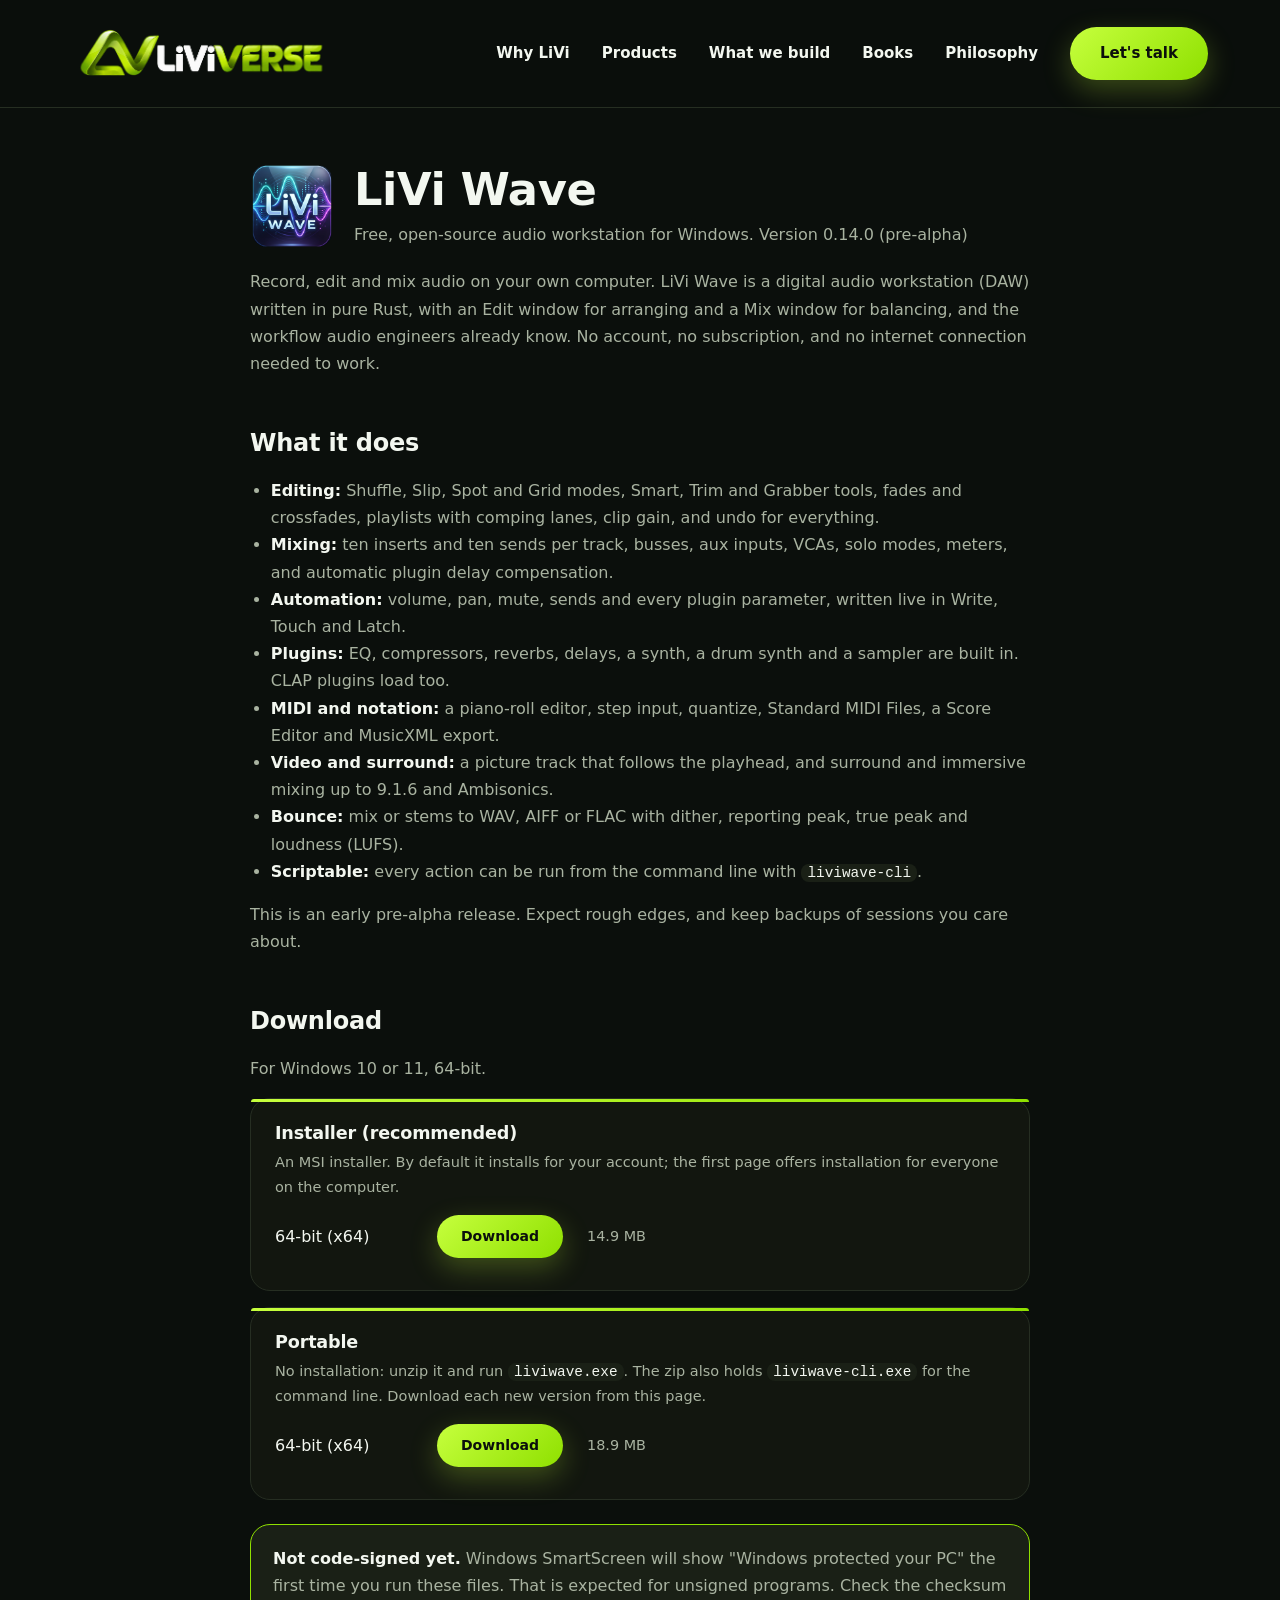
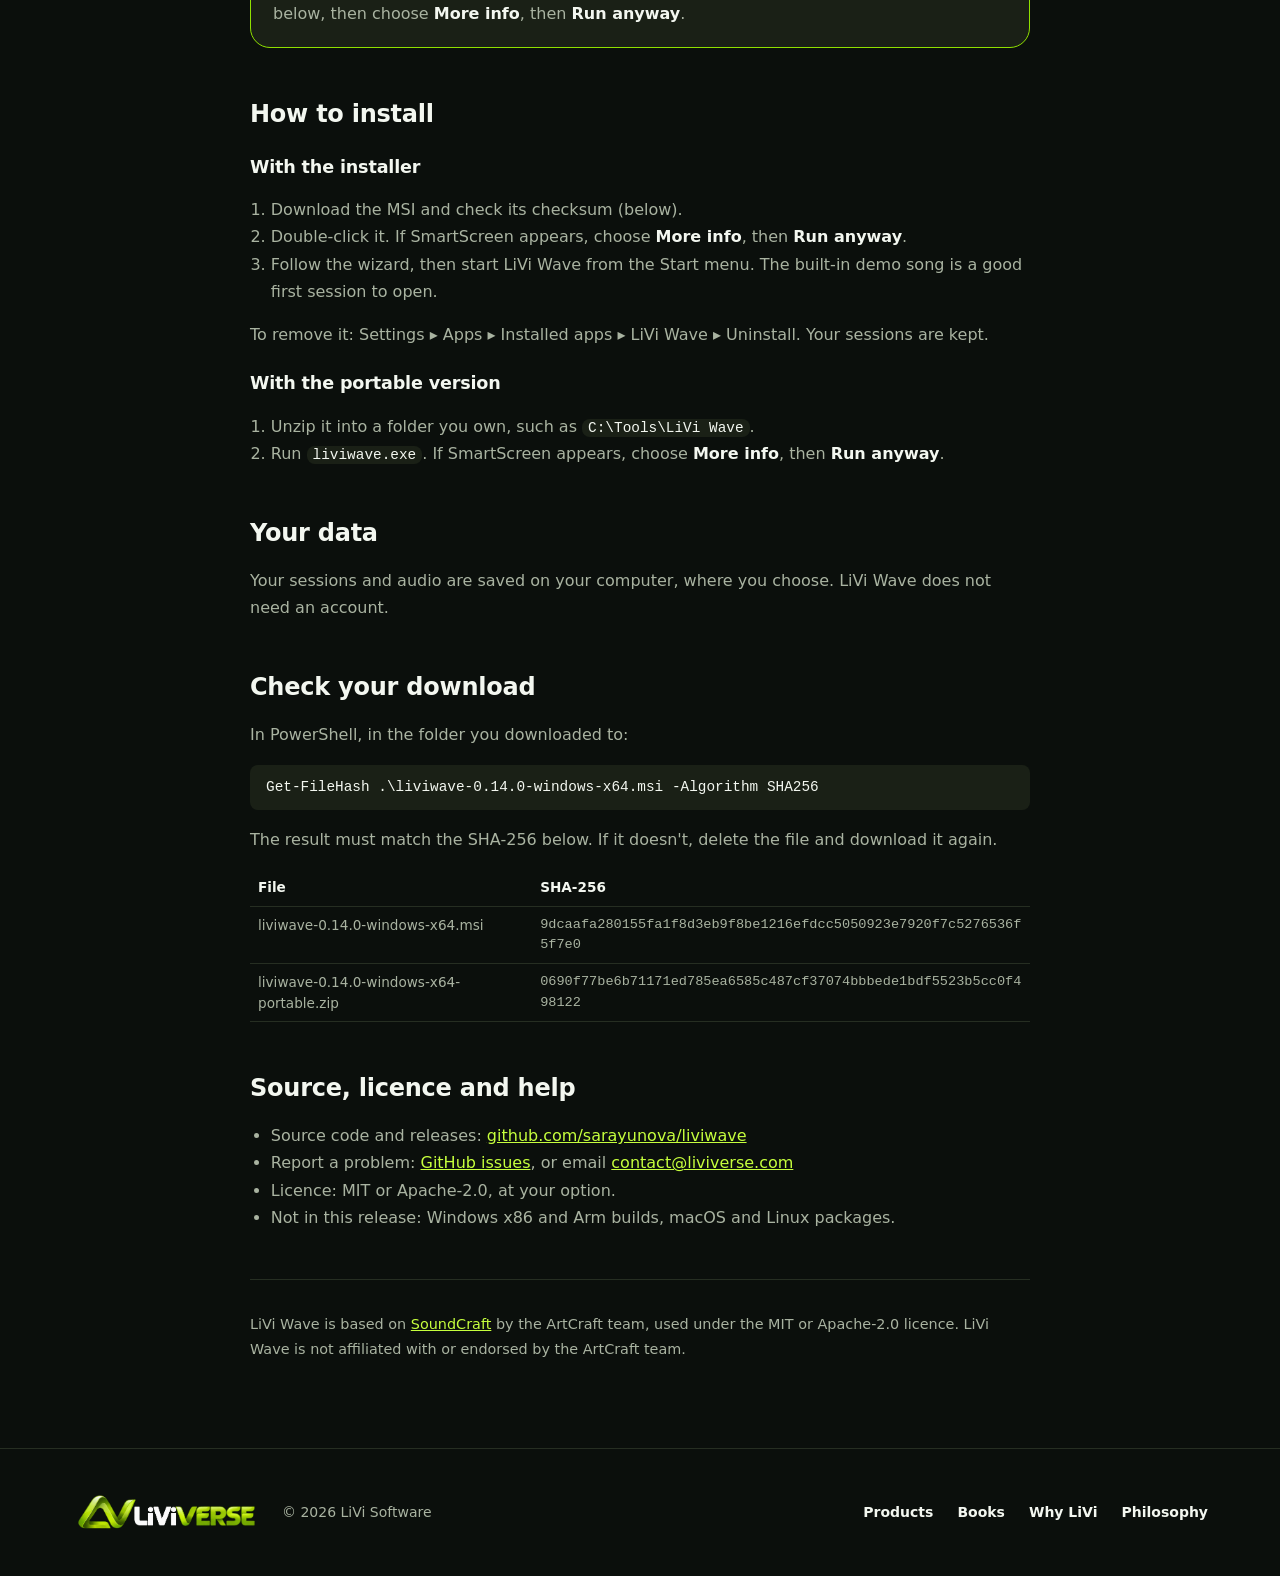
<file: liviwave/index.html>
<!doctype html>
<html lang="en">
<head>
<meta charset="utf-8">
<meta name="viewport" content="width=device-width, initial-scale=1">
<title>LiVi Wave: open-source audio workstation for Windows</title>
<meta name="description" content="LiVi Wave is a free, open-source digital audio workstation for Windows: multitrack recording, editing and mixing, plugins, MIDI, automation, video and surround.">
<link rel="icon" type="image/png" href="../logo.png">
<link rel="stylesheet" href="../styles.css">
<style>
  .pf { max-width: 820px; margin: 0 auto; padding: 56px 20px 72px; }
  .pf-head { display: flex; gap: 20px; align-items: center; margin-bottom: 20px; }
  .pf-head img { width: 84px; height: 84px; border-radius: 20px; }
  .pf h1 { font-size: clamp(2rem, 5vw, 2.8rem); line-height: 1.15; }
  .pf .tag { color: var(--text-soft); margin: 6px 0 0; }
  .pf h2 { font-size: 1.5rem; margin: 48px 0 14px; }
  .pf h3 { font-size: 1.1rem; margin: 22px 0 6px; }
  .pf p, .pf li { color: var(--text-soft); line-height: 1.7; }
  .pf a:not(.btn) { color: var(--lime); text-decoration: underline; }
  .pf strong { color: var(--ink); }
  .pf .card { background: var(--bg-panel); border: 1px solid var(--line); border-radius: var(--radius); padding: 22px 24px; margin: 16px 0; }
  .pf .card h3 { margin: 0 0 4px; color: var(--ink); }
  .pf .card p { margin: 4px 0 16px; }
  .pf .size { color: var(--text-soft); font-size: .9rem; margin-left: 12px; }
  .pf .row { display: flex; flex-wrap: wrap; align-items: center; gap: 8px 12px; margin: 10px 0; }
  .pf .row .arch { min-width: 150px; color: var(--ink); }
  .pf .warn { background: var(--bg-panel-alt); border: 1px solid var(--lime-deep); border-radius: var(--radius); padding: 16px 22px; margin: 24px 0; }
  .pf .warn p { margin: 4px 0; }
  .pf code, .pf pre { background: var(--bg-panel-alt); color: var(--ink); border-radius: 8px; font: .9rem/1.5 ui-monospace, Consolas, monospace; }
  .pf code { padding: 1px 6px; word-break: break-all; }
  .pf pre { padding: 12px 16px; overflow-x: auto; margin: 10px 0; }
  .pf ol, .pf ul { padding-left: 1.3rem; }
  .pf table { border-collapse: collapse; width: 100%; font-size: .85rem; }
  .pf td, .pf th { text-align: left; padding: 8px; border-bottom: 1px solid var(--line); vertical-align: top; color: var(--text-soft); }
  .pf th { color: var(--ink); }
  .pf td:last-child { word-break: break-all; font-family: ui-monospace, Consolas, monospace; }
  .pf-credit { margin-top: 48px; padding-top: 18px; border-top: 1px solid var(--line); font-size: .9rem; }
</style>
</head>
<body>
<header class="nav">
  <div class="nav-inner">
    <a href="../" class="brand">
      <div class="brand-logo-crop">
        <img src="../logo.png" alt="LiVi Software logo" class="brand-logo">
      </div>
    </a>
    <nav class="nav-links" id="navLinks">
      <a href="../#why">Why LiVi</a>
      <a href="../#featured">Products</a>
      <a href="../#services">What we build</a>
      <a href="../#books">Books</a>
      <a href="../#philosophy">Philosophy</a>
      <a href="../#contact" class="btn btn-primary">Let's talk</a>
    </nav>
    <button class="nav-toggle" id="navToggle" aria-label="Toggle menu" aria-expanded="false">
      <span></span><span></span><span></span>
    </button>
  </div>
</header><main class="pf">
  <div class="pf-head">
    <img src="../liviwave-icon.png" alt="LiVi Wave icon" width="72" height="72">
    <div>
      <h1>LiVi Wave</h1>
      <p class="tag">Free, open-source audio workstation for Windows. Version 0.14.0 (pre-alpha)</p>
    </div>
  </div>

  <p>Record, edit and mix audio on your own computer. LiVi Wave is a digital audio workstation (DAW) written in
  pure Rust, with an Edit window for arranging and a Mix window for balancing, and the workflow audio engineers
  already know. No account, no subscription, and no internet connection needed to work.</p>

  <h2>What it does</h2>
  <ul>
    <li><strong>Editing:</strong> Shuffle, Slip, Spot and Grid modes, Smart, Trim and Grabber tools, fades and crossfades, playlists with comping lanes, clip gain, and undo for everything.</li>
    <li><strong>Mixing:</strong> ten inserts and ten sends per track, busses, aux inputs, VCAs, solo modes, meters, and automatic plugin delay compensation.</li>
    <li><strong>Automation:</strong> volume, pan, mute, sends and every plugin parameter, written live in Write, Touch and Latch.</li>
    <li><strong>Plugins:</strong> EQ, compressors, reverbs, delays, a synth, a drum synth and a sampler are built in. CLAP plugins load too.</li>
    <li><strong>MIDI and notation:</strong> a piano-roll editor, step input, quantize, Standard MIDI Files, a Score Editor and MusicXML export.</li>
    <li><strong>Video and surround:</strong> a picture track that follows the playhead, and surround and immersive mixing up to 9.1.6 and Ambisonics.</li>
    <li><strong>Bounce:</strong> mix or stems to WAV, AIFF or FLAC with dither, reporting peak, true peak and loudness (LUFS).</li>
    <li><strong>Scriptable:</strong> every action can be run from the command line with <code>liviwave-cli</code>.</li>
  </ul>
  <p>This is an early pre-alpha release. Expect rough edges, and keep backups of sessions you care about.</p>

  <h2>Download</h2>
  <p>For Windows 10 or 11, 64-bit.</p>

  <div class="card">
    <h3>Installer (recommended)</h3>
    <p>An MSI installer. By default it installs for your account; the first page offers installation for everyone on the computer.</p>
    <div class="row"><span class="arch">64-bit (x64)</span><a class="btn btn-primary btn-sm" href="https://github.com/sarayunova/liviwave/releases/download/v0.14.0-liviwave.1/liviwave-0.14.0-windows-x64.msi">Download</a><span class="size">14.9 MB</span></div>
  </div>

  <div class="card">
    <h3>Portable</h3>
    <p>No installation: unzip it and run <code>liviwave.exe</code>. The zip also holds <code>liviwave-cli.exe</code> for the command line. Download each new version from this page.</p>
    <div class="row"><span class="arch">64-bit (x64)</span><a class="btn btn-primary btn-sm" href="https://github.com/sarayunova/liviwave/releases/download/v0.14.0-liviwave.1/liviwave-0.14.0-windows-x64-portable.zip">Download</a><span class="size">18.9 MB</span></div>
  </div>

  <div class="warn" role="note">
    <p><strong>Not code-signed yet.</strong> Windows SmartScreen will show "Windows protected your PC" the first time
    you run these files. That is expected for unsigned programs. Check the checksum below, then choose
    <strong>More info</strong>, then <strong>Run anyway</strong>.</p>
  </div>

  <h2>How to install</h2>
  <h3>With the installer</h3>
  <ol>
    <li>Download the MSI and check its checksum (below).</li>
    <li>Double-click it. If SmartScreen appears, choose <strong>More info</strong>, then <strong>Run anyway</strong>.</li>
    <li>Follow the wizard, then start LiVi Wave from the Start menu. The built-in demo song is a good first session to open.</li>
  </ol>
  <p>To remove it: Settings &#9656; Apps &#9656; Installed apps &#9656; LiVi Wave &#9656; Uninstall. Your sessions are kept.</p>

  <h3>With the portable version</h3>
  <ol>
    <li>Unzip it into a folder you own, such as <code>C:\Tools\LiVi Wave</code>.</li>
    <li>Run <code>liviwave.exe</code>. If SmartScreen appears, choose <strong>More info</strong>, then <strong>Run anyway</strong>.</li>
  </ol>

  <h2>Your data</h2>
  <p>Your sessions and audio are saved on your computer, where you choose. LiVi Wave does not need an account.</p>

  <h2>Check your download</h2>
  <p>In PowerShell, in the folder you downloaded to:</p>
  <pre>Get-FileHash .\liviwave-0.14.0-windows-x64.msi -Algorithm SHA256</pre>
  <p>The result must match the SHA-256 below. If it doesn't, delete the file and download it again.</p>
  <table>
    <tr><th>File</th><th>SHA-256</th></tr>
    <tr><td>liviwave-0.14.0-windows-x64.msi</td><td>9dcaafa280155fa1f8d3eb9f8be1216efdcc5050923e7920f7c5276536f5f7e0</td></tr>
    <tr><td>liviwave-0.14.0-windows-x64-portable.zip</td><td>0690f77be6b71171ed785ea6585c487cf37074bbbede1bdf5523b5cc0f498122</td></tr>
  </table>

  <h2>Source, licence and help</h2>
  <ul>
    <li>Source code and releases: <a href="https://github.com/sarayunova/liviwave">github.com/sarayunova/liviwave</a></li>
    <li>Report a problem: <a href="https://github.com/sarayunova/liviwave/issues">GitHub issues</a>, or email <a href="mailto:contact@liviverse.com">contact@liviverse.com</a></li>
    <li>Licence: MIT or Apache-2.0, at your option.</li>
    <li>Not in this release: Windows x86 and Arm builds, macOS and Linux packages.</li>
  </ul>

  <footer class="pf-credit">
    <p>LiVi Wave is based on <a href="https://github.com/storytold/soundcraft">SoundCraft</a> by the ArtCraft team,
    used under the MIT or Apache-2.0 licence. LiVi Wave is not affiliated with or endorsed by the ArtCraft team.</p>
  </footer>
</main>
<footer class="footer">
  <div class="footer-inner">
    <div class="footer-logo-crop">
      <img src="../logo.png" alt="LiVi Software logo" class="footer-logo">
    </div>
    <p>&copy; 2026 LiVi Software</p>
    <div class="footer-links">
      <a href="../#featured">Products</a>
      <a href="../#books">Books</a>
      <a href="../#why">Why LiVi</a>
      <a href="../#philosophy">Philosophy</a>
    </div>
  </div>
</footer>
<script>
  var b=document.getElementById('navToggle'),n=document.getElementById('navLinks');
  b.addEventListener('click',function(){var o=n.classList.toggle('open');b.setAttribute('aria-expanded',String(o));});
</script>
</body>
</html>
</file>
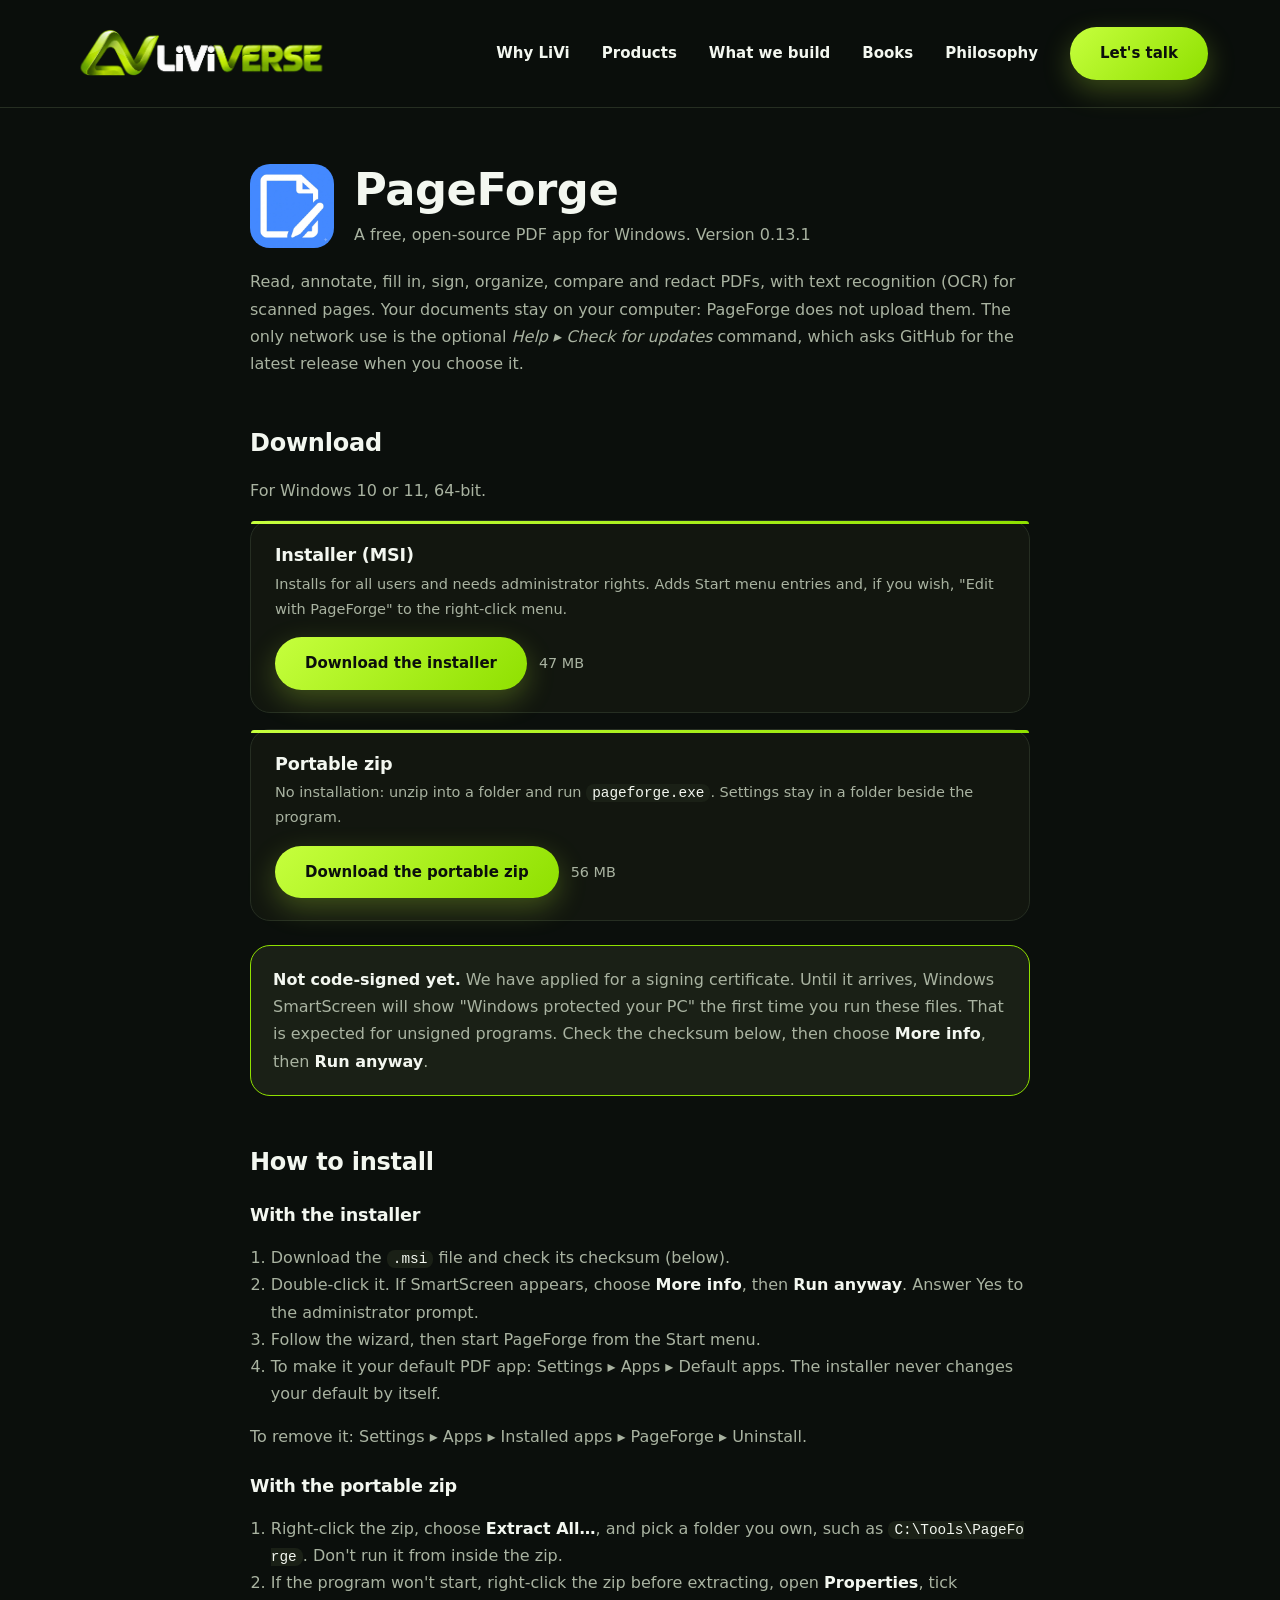
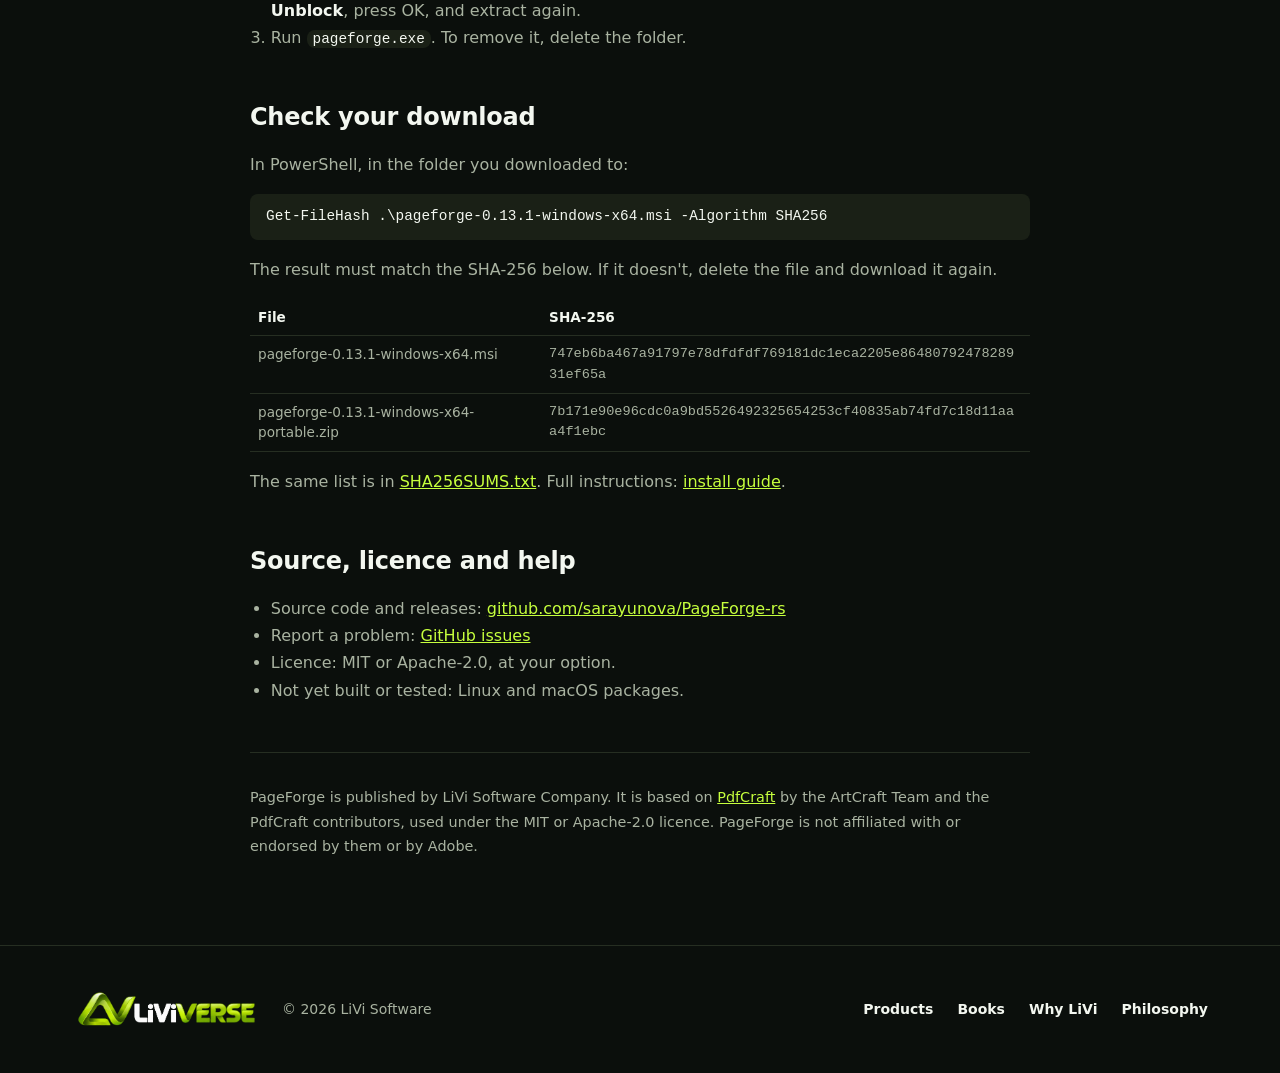
<file: pageforge/index.html>
<!doctype html>
<html lang="en">
<head>
<meta charset="utf-8">
<meta name="viewport" content="width=device-width, initial-scale=1">
<title>PageForge: free PDF app for Windows</title>
<meta name="description" content="PageForge is a free, open-source PDF app for Windows: read, annotate, fill, sign, organize and redact PDFs, with OCR. Everything runs on your computer.">
<link rel="icon" type="image/png" href="../logo.png">
<link rel="stylesheet" href="../styles.css">
<style>
  .pf { max-width: 820px; margin: 0 auto; padding: 56px 20px 72px; }
  .pf-head { display: flex; gap: 20px; align-items: center; margin-bottom: 20px; }
  .pf-head img { width: 84px; height: 84px; border-radius: 20px; }
  .pf h1 { font-size: clamp(2rem, 5vw, 2.8rem); line-height: 1.15; }
  .pf .tag { color: var(--text-soft); margin: 6px 0 0; }
  .pf h2 { font-size: 1.5rem; margin: 48px 0 14px; }
  .pf h3 { font-size: 1.1rem; margin: 22px 0 6px; }
  .pf p, .pf li { color: var(--text-soft); line-height: 1.7; }
  .pf a:not(.btn) { color: var(--lime); text-decoration: underline; }
  .pf strong { color: var(--ink); }
  .pf .card { background: var(--bg-panel); border: 1px solid var(--line); border-radius: var(--radius); padding: 22px 24px; margin: 16px 0; }
  .pf .card h3 { margin: 0 0 4px; color: var(--ink); }
  .pf .card p { margin: 4px 0 16px; }
  .pf .size { color: var(--text-soft); font-size: .9rem; margin-left: 12px; }
  .pf .warn { background: var(--bg-panel-alt); border: 1px solid var(--lime-deep); border-radius: var(--radius); padding: 16px 22px; margin: 24px 0; }
  .pf .warn p { margin: 4px 0; }
  .pf code, .pf pre { background: var(--bg-panel-alt); color: var(--ink); border-radius: 8px; font: .9rem/1.5 ui-monospace, Consolas, monospace; }
  .pf code { padding: 1px 6px; word-break: break-all; }
  .pf pre { padding: 12px 16px; overflow-x: auto; margin: 10px 0; }
  .pf ol, .pf ul { padding-left: 1.3rem; }
  .pf table { border-collapse: collapse; width: 100%; font-size: .85rem; }
  .pf td, .pf th { text-align: left; padding: 8px; border-bottom: 1px solid var(--line); vertical-align: top; color: var(--text-soft); }
  .pf th { color: var(--ink); }
  .pf td:last-child { word-break: break-all; font-family: ui-monospace, Consolas, monospace; }
  .pf-credit { margin-top: 48px; padding-top: 18px; border-top: 1px solid var(--line); font-size: .9rem; }
</style>
</head>
<body>
<header class="nav">
  <div class="nav-inner">
    <a href="../" class="brand">
      <div class="brand-logo-crop">
        <img src="../logo.png" alt="LiVi Software logo" class="brand-logo">
      </div>
    </a>
    <nav class="nav-links" id="navLinks">
      <a href="../#why">Why LiVi</a>
      <a href="../#featured">Products</a>
      <a href="../#services">What we build</a>
      <a href="../#books">Books</a>
      <a href="../#philosophy">Philosophy</a>
      <a href="../#contact" class="btn btn-primary">Let's talk</a>
    </nav>
    <button class="nav-toggle" id="navToggle" aria-label="Toggle menu" aria-expanded="false">
      <span></span><span></span><span></span>
    </button>
  </div>
</header><main class="pf">
  <div class="pf-head">
    <img src="../pageforge-icon.png" alt="PageForge icon" width="72" height="72">
    <div>
      <h1>PageForge</h1>
      <p class="tag">A free, open-source PDF app for Windows. Version 0.13.1</p>
    </div>
  </div>

  <p>Read, annotate, fill in, sign, organize, compare and redact PDFs, with text recognition (OCR) for scanned
  pages. Your documents stay on your computer: PageForge does not upload them. The only network use is the
  optional <em>Help ▸ Check for updates</em> command, which asks GitHub for the latest release when you choose it.</p>

  <h2>Download</h2>
  <p>For Windows 10 or 11, 64-bit.</p>

  <div class="card">
    <h3>Installer (MSI)</h3>
    <p>Installs for all users and needs administrator rights. Adds Start menu entries and, if you wish, "Edit with PageForge" to the right-click menu.</p>
    <a class="btn btn-primary" href="https://github.com/sarayunova/PageForge-rs/releases/download/v0.13.1/pageforge-0.13.1-windows-x64.msi">Download the installer</a><span class="size">47 MB</span>
  </div>

  <div class="card">
    <h3>Portable zip</h3>
    <p>No installation: unzip into a folder and run <code>pageforge.exe</code>. Settings stay in a folder beside the program.</p>
    <a class="btn btn-primary" href="https://github.com/sarayunova/PageForge-rs/releases/download/v0.13.1/pageforge-0.13.1-windows-x64-portable.zip">Download the portable zip</a><span class="size">56 MB</span>
  </div>

  <div class="warn" role="note">
    <p><strong>Not code-signed yet.</strong> We have applied for a signing certificate. Until it arrives, Windows
    SmartScreen will show "Windows protected your PC" the first time you run these files. That is expected for
    unsigned programs. Check the checksum below, then choose <strong>More info</strong>, then <strong>Run anyway</strong>.</p>
  </div>

  <h2>How to install</h2>
  <h3>With the installer</h3>
  <ol>
    <li>Download the <code>.msi</code> file and check its checksum (below).</li>
    <li>Double-click it. If SmartScreen appears, choose <strong>More info</strong>, then <strong>Run anyway</strong>. Answer Yes to the administrator prompt.</li>
    <li>Follow the wizard, then start PageForge from the Start menu.</li>
    <li>To make it your default PDF app: Settings ▸ Apps ▸ Default apps. The installer never changes your default by itself.</li>
  </ol>
  <p>To remove it: Settings ▸ Apps ▸ Installed apps ▸ PageForge ▸ Uninstall.</p>

  <h3>With the portable zip</h3>
  <ol>
    <li>Right-click the zip, choose <strong>Extract All…</strong>, and pick a folder you own, such as <code>C:\Tools\PageForge</code>. Don't run it from inside the zip.</li>
    <li>If the program won't start, right-click the zip before extracting, open <strong>Properties</strong>, tick <strong>Unblock</strong>, press OK, and extract again.</li>
    <li>Run <code>pageforge.exe</code>. To remove it, delete the folder.</li>
  </ol>

  <h2>Check your download</h2>
  <p>In PowerShell, in the folder you downloaded to:</p>
  <pre>Get-FileHash .\pageforge-0.13.1-windows-x64.msi -Algorithm SHA256</pre>
  <p>The result must match the SHA-256 below. If it doesn't, delete the file and download it again.</p>
  <table>
    <tr><th>File</th><th>SHA-256</th></tr>
    <tr><td>pageforge-0.13.1-windows-x64.msi</td><td>747eb6ba467a91797e78dfdfdf769181dc1eca2205e8648079247828931ef65a</td></tr>
    <tr><td>pageforge-0.13.1-windows-x64-portable.zip</td><td>7b171e90e96cdc0a9bd5526492325654253cf40835ab74fd7c18d11aaa4f1ebc</td></tr>
  </table>
  <p>The same list is in <a href="https://github.com/sarayunova/PageForge-rs/releases/download/v0.13.1/SHA256SUMS.txt">SHA256SUMS.txt</a>. Full instructions:
  <a href="https://github.com/sarayunova/PageForge-rs/blob/main/docs/install-windows.md">install guide</a>.</p>

  <h2>Source, licence and help</h2>
  <ul>
    <li>Source code and releases: <a href="https://github.com/sarayunova/PageForge-rs">github.com/sarayunova/PageForge-rs</a></li>
    <li>Report a problem: <a href="https://github.com/sarayunova/PageForge-rs/issues">GitHub issues</a></li>
    <li>Licence: MIT or Apache-2.0, at your option.</li>
    <li>Not yet built or tested: Linux and macOS packages.</li>
  </ul>

  <footer class="pf-credit">
    <p>PageForge is published by LiVi Software Company. It is based on
    <a href="https://github.com/storytold/pdfcraft">PdfCraft</a> by the ArtCraft Team and the PdfCraft contributors, used under the MIT or Apache-2.0 licence.
    PageForge is not affiliated with or endorsed by them or by Adobe.</p>
  </footer>
</main>
<footer class="footer">
  <div class="footer-inner">
    <div class="footer-logo-crop">
      <img src="../logo.png" alt="LiVi Software logo" class="footer-logo">
    </div>
    <p>&copy; 2026 LiVi Software</p>
    <div class="footer-links">
      <a href="../#featured">Products</a>
      <a href="../#books">Books</a>
      <a href="../#why">Why LiVi</a>
      <a href="../#philosophy">Philosophy</a>
    </div>
  </div>
</footer>
<script>
  var b=document.getElementById('navToggle'),n=document.getElementById('navLinks');
  b.addEventListener('click',function(){var o=n.classList.toggle('open');b.setAttribute('aria-expanded',String(o));});
</script>
</body>
</html>
</file>
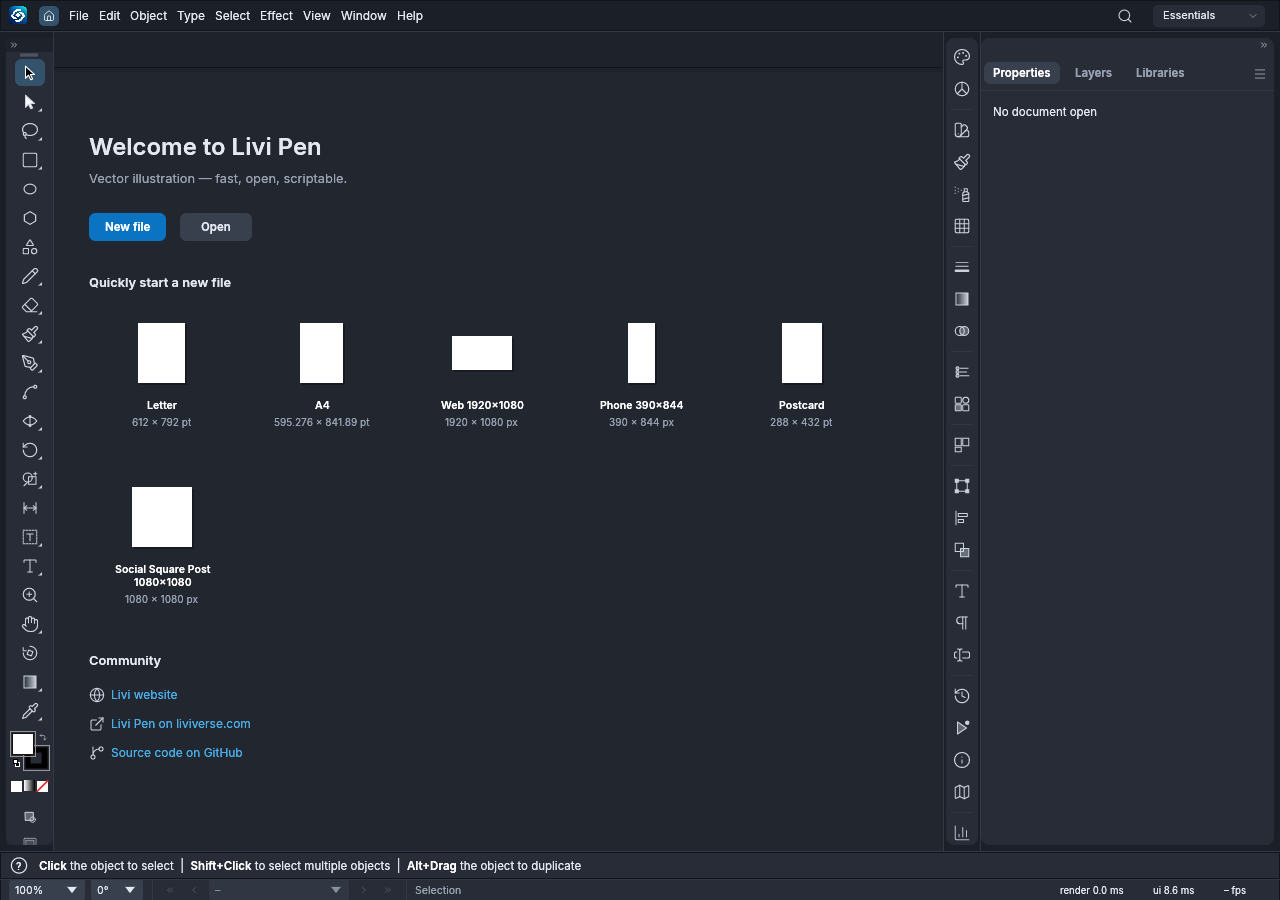
<file: livipen/app/index.html>
<!DOCTYPE html>
<html lang="en">
<head>
  <meta charset="utf-8">
  <meta name="viewport" content="width=device-width, initial-scale=1, maximum-scale=1, user-scalable=no, viewport-fit=cover">
  <meta name="apple-mobile-web-app-capable" content="yes">
  <meta name="mobile-web-app-capable" content="yes">
  <meta name="apple-mobile-web-app-title" content="Livi Pen">
  <meta name="apple-mobile-web-app-status-bar-style" content="black">
  <meta name="theme-color" content="#262626">
  <title>Livi Pen</title>
  
<script type="module">
import init, * as bindings from './livipen-web-69b558f2b0f35d68.js';
const wasm = await init({ module_or_path: './livipen-web-69b558f2b0f35d68_bg.wasm' });


window.wasmBindings = bindings;


dispatchEvent(new CustomEvent("TrunkApplicationStarted", {detail: {wasm}}));

</script>
  <style>
    /* iPad: no page scroll, bounce, pinch zoom, text selection or callout; the app takes the gestures. */
    html, body { margin: 0; padding: 0; width: 100%; height: 100%; overflow: hidden; background: #262626;
      overscroll-behavior: none; -webkit-user-select: none; user-select: none; -webkit-touch-callout: none;
      -webkit-tap-highlight-color: transparent; -webkit-text-size-adjust: 100%; }
    /* Inside the safe areas (notch, home indicator) of a full-screen app. */
    #livipen_canvas { position: absolute; top: env(safe-area-inset-top, 0); right: env(safe-area-inset-right, 0);
      bottom: env(safe-area-inset-bottom, 0); left: env(safe-area-inset-left, 0);
      width: calc(100% - env(safe-area-inset-left, 0px) - env(safe-area-inset-right, 0px));
      height: calc(100% - env(safe-area-inset-top, 0px) - env(safe-area-inset-bottom, 0px));
      display: block; touch-action: none; }
    #livipen_loading { position: absolute; inset: 0; display: flex; flex-direction: column; align-items: center; justify-content: center;
      color: #b8b8b8; font: 14px system-ui, sans-serif; pointer-events: none; }
  </style>
<link rel="modulepreload" href="./livipen-web-69b558f2b0f35d68.js" crossorigin="anonymous" integrity="sha384-uHzu+75szGv0gh054gy+2sQP1ZOhSc6T/bC0YtsQpGBE7q2uyKZTSrfisCGQjna2"><link rel="preload" href="./livipen-web-69b558f2b0f35d68_bg.wasm" crossorigin="anonymous" integrity="sha384-ZHRxYEJmIvx5PaAfpaLICfTvpDIjNnngcbAw/TqtmoHl8FRFh7R3voKCxATGRsLi" as="fetch" type="application/wasm"></head>
<body>
  <canvas id="livipen_canvas"></canvas>
  <div id="livipen_loading">Loading Livi Pen&hellip;</div>
</body>
</html>
</file>
<file: styles.css>
:root {
  --bg: #0B0F0C;
  --bg-panel: #12160F;
  --bg-panel-alt: #1A2016;
  --ink: #F3F7F0;
  --text-soft: #A9B3A1;
  --lime: #C6FF3D;
  --lime-deep: #8FE000;
  --line: #262E22;
  --gradient: linear-gradient(115deg, var(--lime) 0%, var(--lime-deep) 100%);
  --accent-gradient: linear-gradient(135deg, var(--lime) 0%, var(--lime-deep) 100%);
  --radius: 20px;
}

* { box-sizing: border-box; }

html { scroll-behavior: smooth; }

body {
  margin: 0;
  font-family: 'Segoe UI', system-ui, -apple-system, sans-serif;
  background: var(--bg);
  color: var(--ink);
  line-height: 1.5;
  overflow-x: hidden;
}

a { color: inherit; text-decoration: none; }

img { max-width: 100%; display: block; }

h1, h2, h3 { margin: 0; letter-spacing: -0.01em; }

.eyebrow {
  font-size: 13px;
  font-weight: 700;
  letter-spacing: 0.14em;
  text-transform: uppercase;
  color: var(--lime);
  margin: 0 0 14px;
}

.eyebrow-light { color: var(--lime); }
.eyebrow-on-dark { color: var(--lime); }

.body-lg {
  font-size: 18px;
  line-height: 1.7;
  color: var(--text-soft);
  margin: 0;
}

.body-lg.on-dark { color: var(--text-soft); }

.centered { text-align: center; margin-inline: auto; }

/* Buttons */
.btn {
  display: inline-flex;
  align-items: center;
  justify-content: center;
  padding: 15px 30px;
  border-radius: 999px;
  font-weight: 700;
  font-size: 15px;
  transition: transform 0.15s ease, box-shadow 0.15s ease, background 0.2s ease, color 0.2s ease;
}

.btn-primary {
  background: var(--accent-gradient);
  color: #0B0F0C;
  box-shadow: 0 10px 28px rgba(198, 255, 61, 0.25);
}

.btn-primary:hover { transform: translateY(-2px); box-shadow: 0 14px 32px rgba(198, 255, 61, 0.35); }

.btn-primary-inverse {
  background: var(--lime);
  color: #0B0F0C;
  box-shadow: 0 10px 28px rgba(0, 0, 0, 0.35);
}

.btn-primary-inverse:hover { transform: translateY(-2px); }

.btn-outline {
  border: 1.5px solid rgba(243, 247, 240, 0.35);
  color: var(--ink);
}

.btn-outline:hover { border-color: var(--lime); color: var(--lime); }

.btn-sm { padding: 11px 24px; font-size: 14px; margin-top: auto; align-self: flex-start; }

/* Decorative 3D-style shapes */
.shape {
  position: absolute;
  border-radius: 28%;
  z-index: 0;
  pointer-events: none;
}

.shape-hero-1 {
  width: 260px;
  height: 260px;
  top: -60px;
  right: -60px;
  background: var(--accent-gradient);
  transform: rotate(24deg);
  opacity: 0.9;
  box-shadow: inset -20px -20px 40px rgba(0,0,0,0.25), 0 30px 60px rgba(198,255,61,0.2);
}

.shape-hero-2 {
  width: 140px;
  height: 140px;
  bottom: 20px;
  right: 220px;
  background: var(--lime);
  border-radius: 50%;
  opacity: 0.08;
}

.shape-blob {
  position: absolute;
  inset: 0;
  border-radius: var(--radius);
  z-index: 0;
}

.shape-blob-a { background: var(--accent-gradient); transform: rotate(-4deg) scale(1.04); opacity: 0.16; }
.shape-blob-b { background: var(--accent-gradient); transform: rotate(4deg) scale(1.04); opacity: 0.16; }

.shape-philo {
  width: 220px;
  height: 220px;
  top: -80px;
  left: -60px;
  background: var(--accent-gradient);
  transform: rotate(-18deg);
  opacity: 0.16;
}

.shape-cta {
  width: 300px;
  height: 300px;
  bottom: -100px;
  right: -80px;
  background: var(--accent-gradient);
  transform: rotate(20deg);
  opacity: 0.18;
}

/* Nav */
.nav {
  position: sticky;
  top: 0;
  z-index: 50;
  background: rgba(11, 15, 12, 0.88);
  backdrop-filter: blur(10px);
  border-bottom: 1px solid var(--line);
}

.nav-inner {
  max-width: 1200px;
  margin: 0 auto;
  padding: 10px 32px;
  display: flex;
  align-items: center;
  justify-content: space-between;
}

.brand-logo-crop {
  display: flex;
  align-items: center;
}

.brand-logo {
  width: 260px;
  height: auto;
  transition: transform 0.2s ease;
}

.brand:hover .brand-logo { transform: scale(1.04); }

.nav-links {
  display: flex;
  align-items: center;
  gap: 32px;
  font-size: 15px;
  font-weight: 600;
  color: var(--ink);
}

.nav-toggle {
  display: none;
  flex-direction: column;
  justify-content: center;
  gap: 5px;
  width: 36px;
  height: 36px;
  background: none;
  border: none;
  cursor: pointer;
}

.nav-toggle span {
  display: block;
  height: 2px;
  background: var(--ink);
  border-radius: 2px;
}

/* Hero */
.hero {
  position: relative;
  display: flex;
  align-items: center;
  min-height: min(88vh, 820px);
  padding: 110px max(32px, calc((100% - 1136px) / 2)) 100px;
  overflow: hidden;
  perspective: 1200px;
}

.hero-canvas {
  position: absolute;
  inset: 0;
  width: 100%;
  height: 100%;
  z-index: 0;
  opacity: 0;
  transition: opacity 1.2s ease;
  pointer-events: none;
}

.hero-canvas.is-ready { opacity: 1; }

.has-webgl .shape-hero-1 { display: none; }

.hero-inner { position: relative; z-index: 1; max-width: 780px; }

.hero h1 {
  font-size: 62px;
  line-height: 1.06;
  color: var(--ink);
  margin: 10px 0 26px;
}

.hero .lead {
  font-size: 19px;
  line-height: 1.65;
  color: var(--text-soft);
  max-width: 600px;
  margin: 0 0 36px;
}

.hero-actions { display: flex; gap: 16px; flex-wrap: wrap; }

/* Why LiVi */
.why {
  background: var(--bg-panel);
  padding: 96px 32px;
}

.why-head {
  max-width: 1200px;
  margin: 0 auto 48px;
}

.why-head h2 {
  font-size: 36px;
  line-height: 1.25;
  color: var(--ink);
  max-width: 620px;
}

.why-grid {
  max-width: 1200px;
  margin: 0 auto;
  display: grid;
  grid-template-columns: repeat(3, minmax(0, 1fr));
  gap: 20px;
}

.why-card {
  background: var(--bg-panel-alt);
  border: 1px solid var(--line);
  border-radius: var(--radius);
  padding: 30px;
  position: relative;
}

.why-icon {
  width: 52px;
  height: 52px;
  border-radius: 14px;
  background: var(--accent-gradient);
  display: flex;
  align-items: center;
  justify-content: center;
  margin-bottom: 18px;
}

.why-card h3 { font-size: 18px; color: var(--ink); margin: 0 0 8px; }
.why-card p { font-size: 14.5px; line-height: 1.6; color: var(--text-soft); margin: 0; }

/* Stats */
.stats {
  background: var(--bg);
  border-bottom: 1px solid var(--line);
}

.stats-grid {
  max-width: 1200px;
  margin: 0 auto;
  padding: 56px 32px;
  display: grid;
  grid-template-columns: repeat(4, minmax(0, 1fr));
  gap: 24px;
  text-align: center;
}

.stat-num {
  display: block;
  font-size: 44px;
  font-weight: 800;
  background: var(--accent-gradient);
  -webkit-background-clip: text;
  background-clip: text;
  color: transparent;
}

.stat-label {
  display: block;
  margin-top: 8px;
  font-size: 14px;
  font-weight: 600;
  color: var(--text-soft);
}

/* Featured products */
.featured {
  max-width: 1200px;
  margin: 0 auto;
  padding: 96px 32px;
}

.featured-head {
  margin-bottom: 56px;
  max-width: 640px;
}

.featured-head h2 {
  font-size: 36px;
  line-height: 1.25;
  color: var(--ink);
}

.feature-row {
  position: relative;
  display: grid;
  grid-template-columns: 0.8fr 1.2fr;
  gap: 48px;
  align-items: center;
  padding: 44px 0;
  border-top: 1px solid var(--line);
}

.feature-row:last-child { border-bottom: 1px solid var(--line); }

.feature-row-reverse { direction: rtl; }
.feature-row-reverse > * { direction: ltr; }

.feature-visual {
  position: relative;
  aspect-ratio: 1 / 0.75;
  border-radius: var(--radius);
  background: var(--bg-panel);
  border: 1px solid var(--line);
  display: flex;
  align-items: center;
  justify-content: center;
}

.feature-visual-muted { background: var(--bg-panel); }

.feature-visual svg rect,
.feature-visual svg circle,
.feature-visual svg line,
.feature-visual svg path { stroke: var(--lime) !important; }

.feature-visual svg path[fill] { fill: var(--lime) !important; }

.status-badge {
  display: inline-block;
  align-self: flex-start;
  font-size: 12px;
  font-weight: 700;
  letter-spacing: 0.06em;
  text-transform: uppercase;
  padding: 6px 12px;
  border-radius: 999px;
  margin-bottom: 14px;
}

.status-live { background: rgba(198, 255, 61, 0.18); color: var(--lime); }
.status-soon { background: rgba(169, 179, 161, 0.15); color: var(--text-soft); }

.feature-copy { display: flex; flex-direction: column; }
.feature-copy h3 { font-size: 26px; color: var(--ink); margin: 0 0 12px; }
.feature-copy p { font-size: 15.5px; line-height: 1.65; color: var(--text-soft); margin: 0 0 18px; }

.feature-list {
  margin: 0 0 24px;
  padding: 0 0 0 18px;
  color: var(--text-soft);
  font-size: 14.5px;
  line-height: 1.7;
}

.feature-list a {
  color: var(--lime);
  text-decoration: underline;
  text-underline-offset: 2px;
}

.feature-list a:hover { color: var(--ink); }

/* What we build (portfolio) */
.portfolio {
  background: var(--bg-panel);
  padding: 96px 32px;
}

.portfolio-head {
  max-width: 1200px;
  margin: 0 auto 48px;
}

.portfolio-head h2 {
  font-size: 36px;
  line-height: 1.25;
  color: var(--ink);
  max-width: 680px;
}

.portfolio-grid {
  max-width: 1200px;
  margin: 0 auto;
  display: grid;
  grid-template-columns: repeat(4, minmax(0, 1fr));
  gap: 22px;
}

.card {
  background: var(--bg-panel-alt);
  border: 1px solid var(--line);
  border-radius: var(--radius);
  padding: 28px;
  position: relative;
}

.card::before {
  content: "";
  position: absolute;
  inset: 0 0 auto 0;
  height: 3px;
  border-radius: var(--radius) var(--radius) 0 0;
  background: var(--accent-gradient);
}

.card-tag {
  display: inline-block;
  font-size: 12px;
  font-weight: 700;
  letter-spacing: 0.1em;
  text-transform: uppercase;
  color: var(--lime);
  margin-bottom: 14px;
}

.card h3 { font-size: 18px; line-height: 1.4; color: var(--ink); margin: 0 0 10px; }

.card p { font-size: 14.5px; line-height: 1.6; color: var(--text-soft); margin: 0; }

/* Books */
.books {
  max-width: 1200px;
  margin: 0 auto;
  padding: 96px 32px;
}

.books-head {
  margin-bottom: 48px;
  max-width: 680px;
}

.books-head h2 {
  font-size: 34px;
  line-height: 1.3;
  color: var(--ink);
}

.book-series { margin-bottom: 56px; }
.book-series:last-child { margin-bottom: 0; }

.book-series-title {
  font-size: 15px;
  font-weight: 700;
  color: var(--text-soft);
  text-transform: uppercase;
  letter-spacing: 0.08em;
  margin: 0 0 22px;
}

.book-grid {
  display: grid;
  grid-template-columns: repeat(3, minmax(0, 1fr));
  gap: 22px;
}

.book-card {
  display: flex;
  flex-direction: column;
  background: var(--bg-panel-alt);
  border: 1px solid var(--line);
  border-radius: var(--radius);
  position: relative;
}

.book-card-muted { cursor: default; overflow: hidden; }

.book-cover {
  aspect-ratio: 3 / 4;
  background: var(--bg-panel);
  border-radius: calc(var(--radius) - 1px) calc(var(--radius) - 1px) 0 0;
  overflow: hidden;
}

.book-cover img { width: 100%; height: 100%; object-fit: cover; }

.book-cover img.book-cover-contain { object-fit: contain; }

.book-cover-placeholder {
  display: flex;
  align-items: center;
  justify-content: center;
}

.book-info { padding: 22px; display: flex; flex-direction: column; gap: 6px; }

.book-info h4 { font-size: 16.5px; line-height: 1.4; color: var(--ink); margin: 4px 0 0; }

.book-info p { font-size: 13.5px; line-height: 1.55; color: var(--text-soft); margin: 0 0 6px; }

.book-link { font-size: 13.5px; font-weight: 700; color: var(--lime); }

/* Philosophy */
.philosophy {
  position: relative;
  max-width: 820px;
  margin: 0 auto;
  padding: 120px 32px;
  text-align: center;
  overflow: hidden;
}

.philosophy h2 {
  font-size: 42px;
  line-height: 1.25;
  color: var(--ink);
  margin: 0 0 20px;
}

/* Values */
.values {
  max-width: 1200px;
  margin: 0 auto;
  padding: 88px 32px;
  text-align: center;
}

.values-row {
  display: flex;
  align-items: center;
  justify-content: center;
  gap: 18px;
  flex-wrap: wrap;
  margin-top: 8px;
}

.value-pill {
  padding: 12px 22px;
  border-radius: 999px;
  border: 1.5px solid var(--line);
  background: var(--bg-panel);
  font-weight: 600;
  color: var(--ink);
  font-size: 15px;
}

.value-dot { color: var(--lime); font-size: 20px; }

/* CTA */
.cta {
  position: relative;
  background: var(--bg-panel);
  overflow: hidden;
  max-width: none;
  padding: 110px 32px 130px;
  text-align: center;
}

.cta > *:not(.shape) { position: relative; z-index: 1; }

.cta h2 {
  font-size: 44px;
  line-height: 1.25;
  color: var(--ink);
  margin: 0 0 20px;
}

.cta-lead { max-width: 560px; margin: 0 auto 36px; }

.cta-actions { display: flex; gap: 16px; justify-content: center; flex-wrap: wrap; margin-bottom: 36px; }

.btn-outline-inverse {
  border: 1.5px solid rgba(243, 247, 240, 0.4);
  color: var(--ink);
}

.btn-outline-inverse:hover { border-color: var(--lime); color: var(--lime); background: rgba(198, 255, 61, 0.06); }

.contact-row {
  display: flex;
  gap: 28px;
  justify-content: center;
  flex-wrap: wrap;
}

.contact-link {
  display: inline-flex;
  align-items: center;
  gap: 8px;
  color: var(--text-soft);
  font-size: 14.5px;
  font-weight: 600;
  transition: color 0.2s ease;
}

.contact-link:hover { color: var(--lime); }

/* Footer */
.footer {
  border-top: 1px solid var(--line);
  background: var(--bg);
}

.footer-inner {
  max-width: 1200px;
  margin: 0 auto;
  padding: 32px;
  display: flex;
  align-items: center;
  gap: 20px;
  flex-wrap: wrap;
  color: var(--text-soft);
  font-size: 14px;
}

.footer-logo-crop {
  display: flex;
  align-items: center;
}

.footer-logo {
  width: 190px;
  height: auto;
}

.footer-inner p { margin: 0; flex: 1; }

.footer-links { display: flex; gap: 24px; font-weight: 600; color: var(--ink); }
.footer-links a:hover { color: var(--lime); }

/* Responsive */
@media (max-width: 900px) {
  .why-grid { grid-template-columns: repeat(2, minmax(0, 1fr)); }
  .stats-grid { grid-template-columns: repeat(2, minmax(0, 1fr)); }
  .portfolio-grid { grid-template-columns: repeat(2, minmax(0, 1fr)); }
  .book-grid { grid-template-columns: repeat(2, minmax(0, 1fr)); }
  .feature-row, .feature-row-reverse { grid-template-columns: 1fr; direction: ltr; }
  .shape-hero-1 { width: 180px; height: 180px; }
  .shape-hero-2 { display: none; }
}

/* 3D scroll reveal: elements swing up out of depth */
.why, .why-grid, .stats-grid, .featured, .portfolio, .portfolio-grid,
.books, .book-series, .philosophy, .values, .cta { perspective: 1200px; }

[data-reveal],
.tilt {
  transition:
    opacity 0.8s ease,
    translate 0.9s cubic-bezier(0.16, 1, 0.3, 1),
    rotate 0.9s cubic-bezier(0.16, 1, 0.3, 1),
    transform 0.5s cubic-bezier(0.16, 1, 0.3, 1),
    box-shadow 0.3s ease,
    border-color 0.3s ease;
}

[data-reveal] {
  opacity: 0;
  translate: 0 48px;
  rotate: x 14deg;
  transform-origin: 50% 100%;
}

[data-reveal].is-visible {
  opacity: 1;
  translate: 0 0;
  rotate: x 0deg;
}

.stat[data-reveal] { rotate: x 75deg; translate: 0 16px; transform-origin: 50% 50%; }
.stat[data-reveal].is-visible { rotate: x 0deg; translate: 0 0; }

.why-grid [data-reveal]:nth-child(2) { transition-delay: 0.08s; }
.why-grid [data-reveal]:nth-child(3) { transition-delay: 0.16s; }
.why-grid [data-reveal]:nth-child(4) { transition-delay: 0.24s; }
.why-grid [data-reveal]:nth-child(5) { transition-delay: 0.32s; }
.why-grid [data-reveal]:nth-child(6) { transition-delay: 0.4s; }

.portfolio-grid [data-reveal]:nth-child(2) { transition-delay: 0.08s; }
.portfolio-grid [data-reveal]:nth-child(3) { transition-delay: 0.16s; }
.portfolio-grid [data-reveal]:nth-child(4) { transition-delay: 0.24s; }

.stats-grid [data-reveal]:nth-child(2) { transition-delay: 0.08s; }
.stats-grid [data-reveal]:nth-child(3) { transition-delay: 0.16s; }
.stats-grid [data-reveal]:nth-child(4) { transition-delay: 0.24s; }

/* Once revealed, drop the stagger so hover/tilt responds instantly */
[data-reveal].reveal-done { transition-delay: 0s; }

/* Hero copy leans toward the pointer */
.hero-inner {
  transform: rotateY(calc(var(--hx, 0) * 5deg)) rotateX(calc(var(--hy, 0) * -4deg));
}

/* Pointer-driven 3D tilt with lifted, layered content */
.tilt {
  transform: perspective(900px) rotateX(var(--rx, 0deg)) rotateY(var(--ry, 0deg)) translateZ(var(--lift, 0px));
  transform-style: preserve-3d;
}

.tilt::after {
  content: "";
  position: absolute;
  inset: 0;
  border-radius: inherit;
  pointer-events: none;
  background: radial-gradient(circle at var(--mx, 50%) var(--my, 50%), rgba(198, 255, 61, 0.14), transparent 55%);
  opacity: 0;
  transform: translateZ(1px);
  transition: opacity 0.3s ease;
}

.tilt:hover { --lift: 16px; }
.tilt:hover::after { opacity: 1; }

.why-card.tilt:hover,
.card.tilt:hover,
.book-card.tilt:hover {
  border-color: rgba(198, 255, 61, 0.3);
  box-shadow: 0 28px 50px rgba(0, 0, 0, 0.5), 0 0 40px rgba(198, 255, 61, 0.08);
}

.why-card .why-icon { transform: translateZ(40px); box-shadow: 0 14px 24px rgba(0, 0, 0, 0.35); }
.why-card h3, .card h3 { transform: translateZ(26px); }
.why-card p, .card p { transform: translateZ(14px); }
.card .card-tag { transform: translateZ(34px); }

.book-cover { transform: translateZ(18px); box-shadow: 0 18px 30px rgba(0, 0, 0, 0.45); transition: transform 0.5s cubic-bezier(0.16, 1, 0.3, 1); }
.book-info { transform: translateZ(12px); }

/* Product visuals: stacked 3D layers with a floating icon */
.feature-visual > img,
.feature-visual > svg {
  position: relative;
  z-index: 1;
  filter: drop-shadow(0 20px 22px rgba(0, 0, 0, 0.55));
  animation: float3d 6s ease-in-out infinite;
}

@keyframes float3d {
  0%, 100% { transform: translateZ(60px) translateY(0) rotateY(-10deg); }
  50% { transform: translateZ(70px) translateY(-10px) rotateY(12deg); }
}

.shape-blob { transition: opacity 0.4s ease, transform 0.6s cubic-bezier(0.16, 1, 0.3, 1); }
.feature-visual .shape-blob { inset: 12%; }
.shape-blob-a { transform: translateZ(20px) rotate(-6deg); }
.shape-blob-b { transform: translateZ(20px) rotate(6deg); }
.feature-row:hover .shape-blob { opacity: 0.24; transform: translateZ(36px) rotate(0deg); }

/* Value pills tip forward on hover */
.value-pill { transition: transform 0.35s cubic-bezier(0.16, 1, 0.3, 1), border-color 0.3s ease, box-shadow 0.3s ease; }
.value-pill:hover {
  transform: perspective(400px) rotateX(14deg) translateY(-4px);
  border-color: var(--lime);
  box-shadow: 0 14px 24px rgba(0, 0, 0, 0.4);
}

/* Decorative shapes: scroll parallax via `translate`, slow 3D spin via `transform` */
.shape[data-parallax] {
  --parallax-y: 0px;
  translate: 0 var(--parallax-y);
}

.shape-hero-1 { transform: rotate(24deg); }
.shape-hero-2 { transform: none; }
.shape-philo { animation: spin3d-a 26s linear infinite; }
.shape-cta { animation: spin3d-b 30s linear infinite; }

@keyframes spin3d-a {
  from { transform: rotateX(0deg) rotateY(0deg) rotate(-18deg); }
  to { transform: rotateX(360deg) rotateY(360deg) rotate(-18deg); }
}

@keyframes spin3d-b {
  from { transform: rotateY(0deg) rotateX(20deg) rotate(20deg); }
  to { transform: rotateY(-360deg) rotateX(20deg) rotate(20deg); }
}

@media (max-width: 1100px) {
  .hero-canvas.is-ready { opacity: 0.55; }
}

@media (max-width: 720px) {
  .hero-canvas.is-ready { opacity: 0.4; }
}

@media (prefers-reduced-motion: reduce) {
  [data-reveal] { opacity: 1; translate: none; rotate: none; transition: none; }
  .shape, .feature-visual > img, .feature-visual > svg { animation: none !important; }
  .hero-inner { transform: none; }
}

@media (max-width: 720px) {
  .nav-links { position: fixed; inset: 64px 0 auto 0; background: var(--bg); flex-direction: column; padding: 24px 32px; gap: 20px; border-bottom: 1px solid var(--line); transform: translateY(-120%); transition: transform 0.25s ease; }
  .nav-links.open { transform: translateY(0); }
  .nav-toggle { display: flex; }
  .hero h1 { font-size: 38px; }
  .why-grid { grid-template-columns: 1fr; }
  .stats-grid { grid-template-columns: repeat(2, minmax(0, 1fr)); gap: 32px 16px; }
  .portfolio-grid { grid-template-columns: 1fr; }
  .book-grid { grid-template-columns: 1fr; }
  .cta h2, .philosophy h2 { font-size: 28px; }
}
</file>
